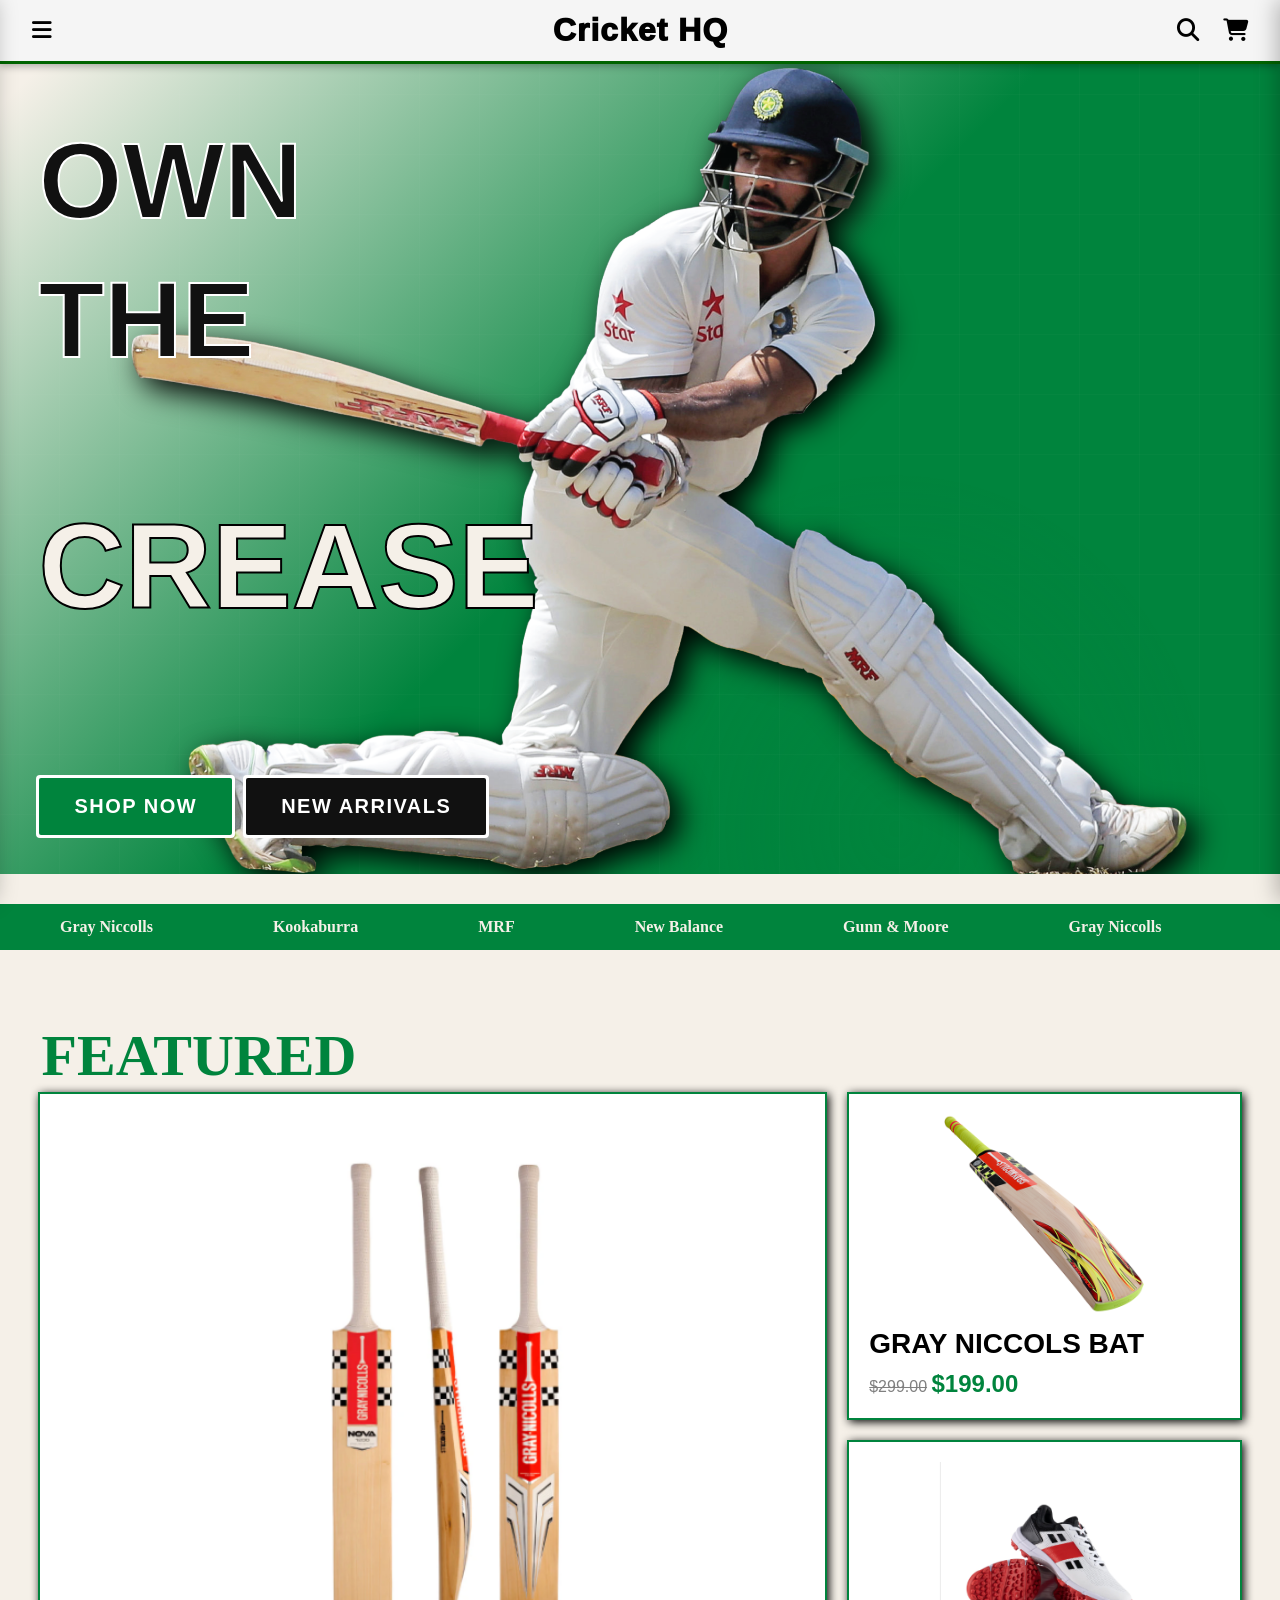
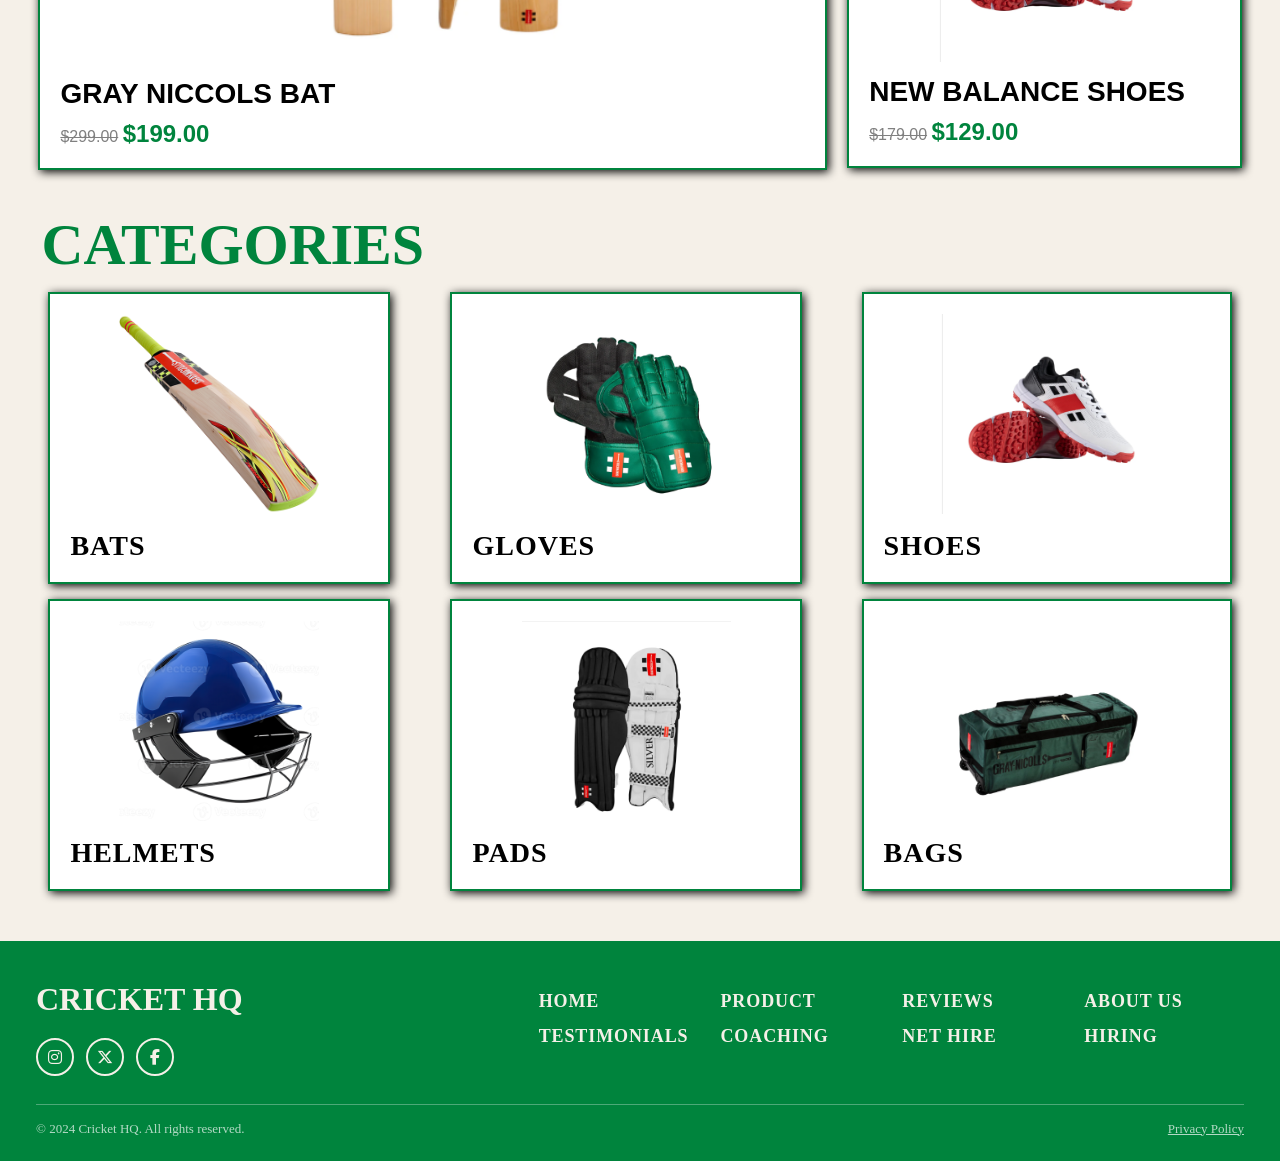
<file: index.html>
<!DOCTYPE html>
<html lang="en">

<head>
    <meta charset="UTF-8">
    <meta name="viewport" content="width=device-width, initial-scale=1.0">
    <title>Cricket HQ</title>
    <link rel="stylesheet" href="styles.css">
    <link rel="stylesheet" href="homepage.css">
    <link rel="stylesheet" href="animations.css">
    <link rel="stylesheet" href="https://cdnjs.cloudflare.com/ajax/libs/font-awesome/6.5.0/css/all.min.css">
</head>

<body>
    <nav class="navbar">
        <div class="navbar-logo">
            <button class="nav-btn" aria-label="Menu" onclick="openMenu()">
                <i class="fa-solid fa-bars"></i>
            </button>
        </div>
        <div class="navbar-title">Cricket HQ</div>
        <div class="navbar-actions">
            <button class="nav-btn" aria-label="Search">
                <i style="height:20x" class="fa-solid fa-magnifying-glass"></i>
            </button>
            <button class="nav-btn" aria-label="Cart" onclick="openCart()">
                <i class="fa-solid fa-cart-shopping"></i>
            </button>
        </div>
    </nav>
    <div class="cart-overlay" id="cartOverlay" onclick="closeCart()"></div>
    <div class="menu-overlay" id="menuOverlay" onclick="closeMenu()"></div>
    <div class="menu-panel" id="menuPanel">
        <div class="menu-header">
            <h2 class="menu-title">Menu</h2>
            <button class="menu-close-btn" onclick="closeMenu()"><i class="fa-solid fa-xmark"></i></button>
        </div>
        <ul class="menu-items" id="menuItems">
            <li><a class="menu-link" href="index.html">
                <i class="fa-solid fa-house"></i>
                <span>Home</span>
            </a></li>
            <li><a class="menu-link" href="product-categories.html">
                <i class="fa-solid fa-tag"></i>
                <span>Products</span>
            </a></li>
            <li><a class="menu-link" href="checkout.html">
                <i class="fa-solid fa-cart-shopping"></i>
                <span>Checkout</span>
            </a></li>
            <li><a class="menu-link">
                <i class="fa-solid fa-circle-info"></i>
                <span>Testimonials</span>
            </a></li>
            <li><a class="menu-link">
                <i class="fa-solid fa-circle-info"></i>
                <span>Coaching</span>
            </a></li>
            <li><a class="menu-link">
                <i class="fa-solid fa-circle-info"></i>
                <span>Net Hire</span>
            </a></li>
            <li><a class="menu-link">
                <i class="fa-solid fa-circle-info"></i>
                <span>About Us</span>
            </a></li>
        </ul>
    </div>

    <div class="cart-panel" id="cartPanel">
        <div class="cart-header">
            <h2 class="cart-title">My Cart</h2>
            <button class="cart-close-btn" onclick="closeCart()"><i class="fa-solid fa-xmark"></i></button>
        </div>
        <div class="cart-items" id="cartItems"></div>
        <div class="cart-footer" id="cartFooter" style="display:none;">
            <div class="cart-total-row">
                <span class="cart-total-label">Total</span>
                <span class="cart-total-value" id="cartTotal"></span>
            </div>
            <button class="btn btn-primary cart-checkout-btn"
                onclick="window.location.href='./checkout.html'">Checkout</button>
        </div>
    </div>
    <div class="hero-section">
        <img class="hero-img" src="./assets/pngimg.com - cricket_PNG133.png">
        <div class="hero-content">
            <div class="hero-text">
                <span class="hero-word">OWN</span>
                <span class="hero-word">THE</span>
                <span class="hero-word hero-word--green">CREASE</span>
            </div>
            <div class="hero-buttons">
                <button class="btn btn-primary" onclick="window.location.href='./product-categories.html'">SHOP NOW</button>
                <button class="btn btn-secondary">NEW ARRIVALS</button>
            </div>
        </div>
    </div>
    <section class="brands-banner">
        <div class="brands-track">
            <span class="brand-text">Gray Niccolls</span>
            <span class="brand-text">Kookaburra</span>
            <span class="brand-text">MRF</span>
            <span class="brand-text">New Balance</span>
            <span class="brand-text">Gunn &amp; Moore</span>
            <span class="brand-text">Gray Niccolls</span>
            <span class="brand-text">Kookaburra</span>
            <span class="brand-text">MRF</span>
            <span class="brand-text">New Balance</span>
            <span class="brand-text">Gunn &amp; Moore</span>
        </div>
    </section>

    <section class="featured">
        <h1 class="featured-title">FEATURED</h1>
        <div class="featured-grid">

            <a class="featured-card featured-card--large" href="./product_categories/bats.html">
                <div class="card-info">
                    <img src="./assets/cricbats.png">
                    <h3> GRAY NICCOLS BAT </h3>
                    <p><span class="old-price">$299.00</span> <span class="new-price">$199.00</span></p>
                </div>
            </a>
            <div class="featured-column">
                <a class="featured-card" href="./product_categories/bats.html">
                    <div class="card-info">
                        <img src="./assets/bat.png">
                        <h3> GRAY NICCOLS BAT </h3>
                        <p><span class="old-price">$299.00</span> <span class="new-price">$199.00</span></p>
                    </div>
                </a>
                <a class="featured-card" href="./product_categories/shoes.html">
                    <div class="card-info">
                        <img src="./assets/shoes.png">
                        <h3> NEW BALANCE SHOES </h3>
                        <p><span class="old-price">$179.00</span> <span class="new-price">$129.00</span></p>
                    </div>
                </a>
            </div>
        </div>
    </section>
    <section class="categories">
        <h1 class="featured-title">CATEGORIES</h1>
        <div class="categories-grid">
            <a class="category-card" href="./product_categories/bats.html">
                <img src="./assets/bat.png">
                <h3>BATS</h3>
            </a>
            <div class="category-card">
                <img src="./assets/gloves.png">
                <h3>GLOVES</h3>
            </div>
            <a class="category-card" href="./product_categories/shoes.html">
                <img src="./assets/shoes.png">
                <h3>SHOES</h3>
            </a>
            <div class=" category-card">
                <img src="./assets/helmet.png">
                <h3>HELMETS</h3>
            </div>
            <div class=" category-card">
                <img src="./assets/pads.png">
                <h3>PADS</h3>
            </div>
            <div class=" category-card">
                <img src="./assets/bag.png">
                <h3>BAGS</h3>
            </div>
        </div>
    </section>
    <footer class="footer">
        <div class="footer-main">
            <div class="footer-brand">
                <h3 class="footer-title">CRICKET HQ</h3>
                <ul class="footer-social">
                    <li><a href="#" class="social-icon" aria-label="Instagram"><i class="fa-brands fa-instagram"></i></a></li>
                    <li><a href="#" class="social-icon" aria-label="X"><i class="fa-brands fa-x-twitter"></i></a></li>
                    <li><a href="#" class="social-icon" aria-label="Facebook"><i class="fa-brands fa-facebook-f"></i></a></li>
                </ul>
            </div>
            <ul class="footer-link-container">
                <li><a class="footer-link" href="index.html">HOME</a></li>
                <li><a class="footer-link" href="product-categories.html">PRODUCT</a></li>
                <li><a class="footer-link">REVIEWS</a></li>
                <li><a class="footer-link">ABOUT US</a></li>
                <li><a class="footer-link">TESTIMONIALS</a></li>
                <li><a class="footer-link">COACHING</a></li>
                <li><a class="footer-link">NET HIRE</a></li>
                <li><a class="footer-link">HIRING</a></li>
            </ul>
        </div>
        <div class="footer-bottom">
            <span class="footer-copyright">&copy; 2024 Cricket HQ. All rights reserved.</span>
            <a href="#" class="footer-privacy">Privacy Policy</a>
        </div>
    </footer>
    <script src="cart.js"></script>
    <script src="menu.js"></script>
    <script src="homepage.js"></script>
</body>

</html>
</file>
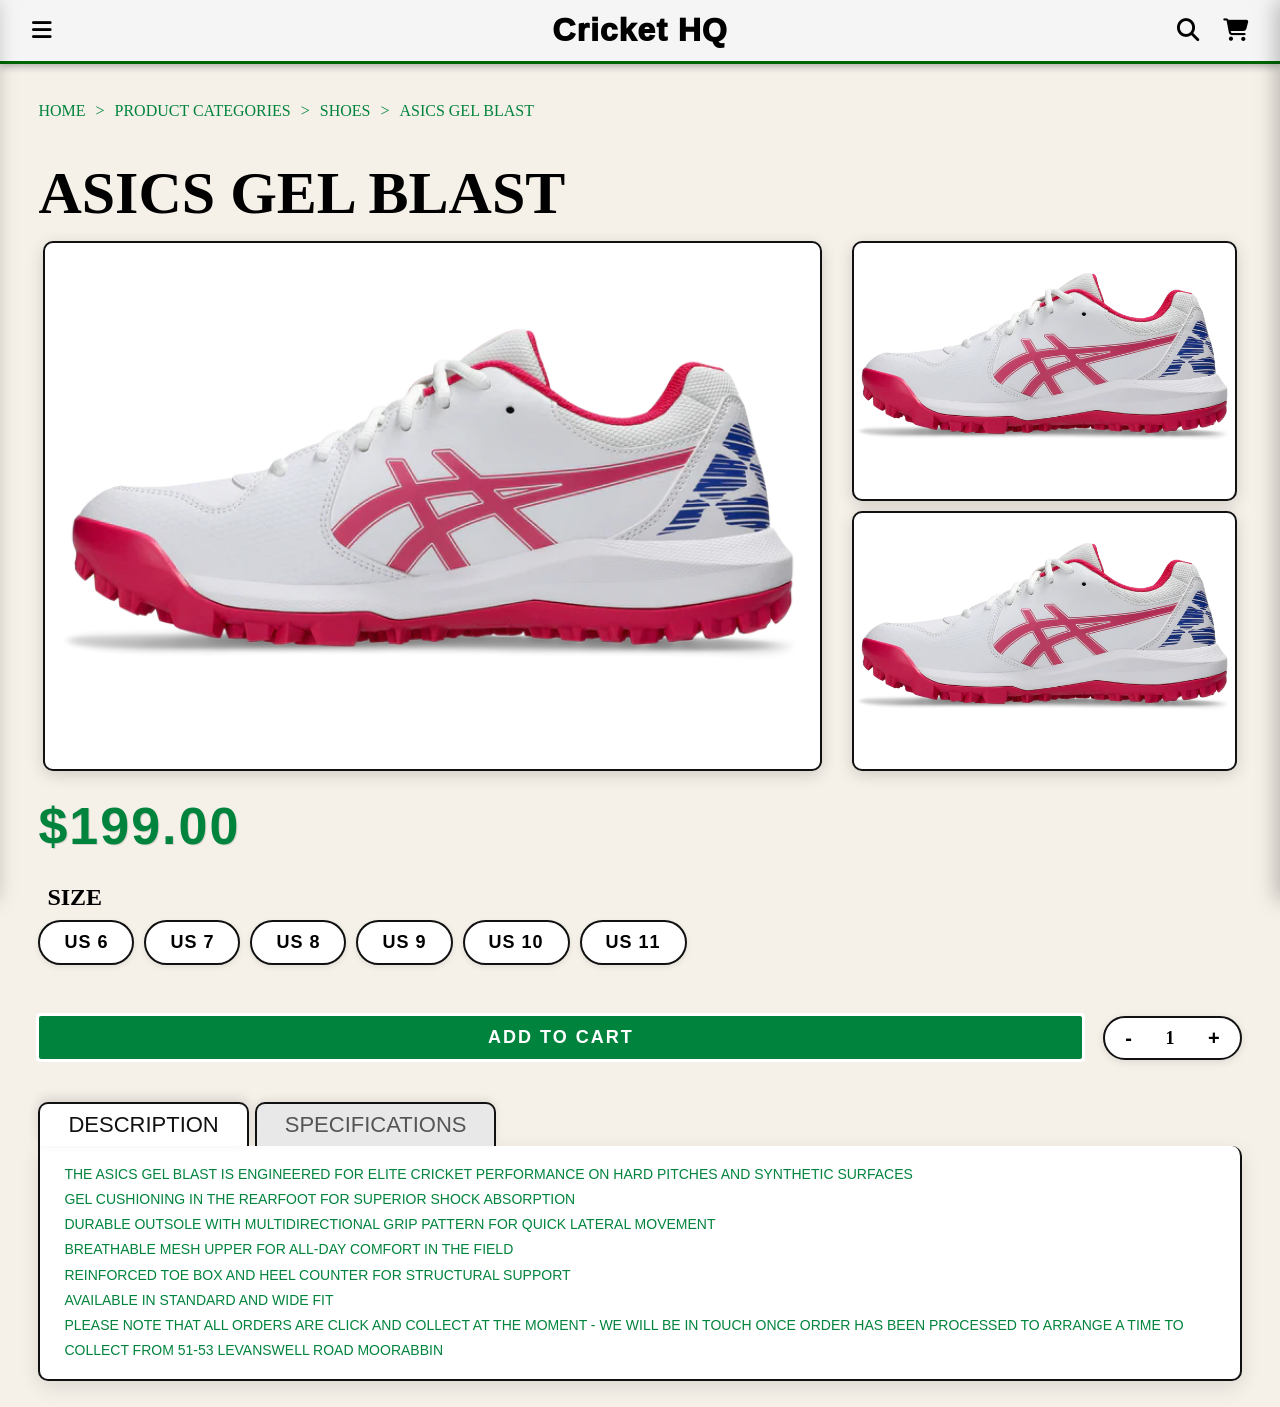
<file: asics-gel-blast.html>
<!DOCTYPE html>
<html lang="en">

<head>
    <meta charset="UTF-8">
    <meta name="viewport" content="width=device-width, initial-scale=1.0">
    <title>ASICS Gel Blast — Cricket HQ</title>
    <link rel="stylesheet" href="./styles.css">
    <link rel="stylesheet" href="./item-description.css">
    <link rel="stylesheet" href="https://cdnjs.cloudflare.com/ajax/libs/font-awesome/6.5.0/css/all.min.css">
</head>

<body>
    <nav class="navbar">
        <div class="navbar-logo">
            <button class="nav-btn" aria-label="Menu" onclick="openMenu()">
                <i class="fa-solid fa-bars"></i>
            </button>
        </div>
        <div class="navbar-title" onclick="window.location.href='./index.html'">Cricket HQ</div>
        <div class="navbar-actions">
            <button class="nav-btn" aria-label="Search">
                <i style="height:20x" class="fa-solid fa-magnifying-glass"></i>
            </button>
            <button class="nav-btn" aria-label="Cart" onclick="openCart()">
                <i class="fa-solid fa-cart-shopping"></i>
            </button>
        </div>
    </nav>
    <section class="breadcrumb">
        <div class="breadcrumb-nav">
            <a class="breadcrumb-link" href="./index.html">HOME</a>
            <a class="breadcrumb-link">></a>
            <a href="./product-categories.html" class="breadcrumb-link">PRODUCT CATEGORIES</a>
            <a class="breadcrumb-link">></a>
            <a href="./product_categories/shoes.html" class="breadcrumb-link">SHOES</a>
            <a class="breadcrumb-link">></a>
            <a class="breadcrumb-link">ASICS GEL BLAST</a>
        </div>
    </section>
    <div class="cart-overlay" id="cartOverlay" onclick="closeCart()"></div>
    <div class="cart-panel" id="cartPanel">
        <div class="cart-header">
            <h2 class="cart-title">My Cart</h2>
            <button class="cart-close-btn" onclick="closeCart()"><i class="fa-solid fa-xmark"></i></button>
        </div>
        <div class="cart-items" id="cartItems"></div>
        <div class="cart-footer" id="cartFooter" style="display:none;">
            <div class="cart-total-row">
                <span class="cart-total-label">Total</span>
                <span class="cart-total-value" id="cartTotal"></span>
            </div>
            <button class="btn btn-primary cart-checkout-btn"
                onclick="window.location.href='./checkout.html'">Checkout</button>
        </div>
    </div>
    <div class="menu-overlay" id="menuOverlay" onclick="closeMenu()"></div>
    <div class="menu-panel" id="menuPanel">
        <div class="menu-header">
            <h2 class="menu-title">Menu</h2>
            <button class="menu-close-btn" onclick="closeMenu()"><i class="fa-solid fa-xmark"></i></button>
        </div>
        <ul class="menu-items" id="menuItems">
            <li><a class="menu-link" href="./index.html"><i class="fa-solid fa-house"></i><span>Home</span></a></li>
            <li><a class="menu-link" href="./product-categories.html"><i
                    class="fa-solid fa-tag"></i><span>Products</span></a></li>
            <li><a class="menu-link" href="./checkout.html"><i
                    class="fa-solid fa-cart-shopping"></i><span>Checkout</span></a></li>
            <li><a class="menu-link" href="./index.html"><i class="fa-solid fa-circle-info"></i><span>Testimonials</span></a></li>
            <li><a class="menu-link" href="./index.html"><i class="fa-solid fa-circle-info"></i><span>Coaching</span></a></li>
            <li><a class="menu-link" href="./index.html"><i class="fa-solid fa-circle-info"></i><span>Net Hire</span></a></li>
            <li><a class="menu-link" href="./index.html"><i class="fa-solid fa-circle-info"></i><span>About Us</span></a></li>
        </ul>
    </div>
    <section class="item-header-section">
        <h1 class="featured-title">ASICS GEL BLAST</h1>
        <div class="item-grid">
            <div class="item-card-large">
                <div class="item-card">
                    <img src="./assets/asicsshoes1.webp">
                </div>
            </div>
            <div class="item-card-small">
                <div class="item-card">
                    <img src="./assets/asicsshoes1.webp">
                </div>
                <div class="item-card">
                    <img src="./assets/asicsshoes1.webp">
                </div>
            </div>
        </div>
        <span class="item-price">$199.00</span>
    </section>
    <section class="size-section">
        <h1>SIZE</h1>
        <div class="size-row">
            <button class="size-pill" onclick="selectSize(this)">US 6</button>
            <button class="size-pill" onclick="selectSize(this)">US 7</button>
            <button class="size-pill" onclick="selectSize(this)">US 8</button>
            <button class="size-pill" onclick="selectSize(this)">US 9</button>
            <button class="size-pill" onclick="selectSize(this)">US 10</button>
            <button class="size-pill" onclick="selectSize(this)">US 11</button>
        </div>
    </section>

    <section class="cart-buttons">
        <button class="btn btn-primary item-add-to-cart"
            onclick="addToCart('ASICS GEL BLAST', '$199.00', './assets/asicsshoes1.webp')">ADD TO CART</button>
        <div class="quantitySelector">
            <button class="reduceQty" onclick="reduceQty()">-</button>
            <p id="cart-qty">1</p>
            <button class="increaseQty" onclick="increaseQty()">+</button>
        </div>
    </section>

    <section class="item-tabs-section">
        <div class="item-tabs-header">
            <button class="item-tab item-tab--active" onclick="switchTab(this, 'tab-description')">DESCRIPTION</button>
            <button class="item-tab" onclick="switchTab(this, 'tab-specifications')">SPECIFICATIONS</button>
        </div>

        <div class="item-tab-body" id="tab-description">
            <p>THE ASICS GEL BLAST IS ENGINEERED FOR ELITE CRICKET PERFORMANCE ON HARD PITCHES AND SYNTHETIC SURFACES
            </p>
            <p>GEL CUSHIONING IN THE REARFOOT FOR SUPERIOR SHOCK ABSORPTION</p>
            <p>DURABLE OUTSOLE WITH MULTIDIRECTIONAL GRIP PATTERN FOR QUICK LATERAL MOVEMENT</p>
            <p>BREATHABLE MESH UPPER FOR ALL-DAY COMFORT IN THE FIELD</p>
            <p>REINFORCED TOE BOX AND HEEL COUNTER FOR STRUCTURAL SUPPORT</p>
            <p>AVAILABLE IN STANDARD AND WIDE FIT</p>
            <p>PLEASE NOTE THAT ALL ORDERS ARE CLICK AND COLLECT AT THE MOMENT - WE WILL BE IN TOUCH ONCE ORDER HAS BEEN
                PROCESSED TO ARRANGE A TIME TO COLLECT FROM 51-53 LEVANSWELL ROAD MOORABBIN</p>
        </div>

        <div class="item-tab-body item-tab-body--hidden" id="tab-specifications">
            <p>MESH UPPER</p>
            <p>GEL CUSHIONING SYSTEM</p>
            <p>RUBBER OUTSOLE</p>
            <p>REINFORCED TOE BOX</p>
            <p>TPU HEEL COUNTER</p>
            <p>BREATHABLE LINING</p>
            <p>EVA FOAM MIDSOLE</p>
            <p>MULTIDIRECTIONAL GRIP PATTERN</p>
        </div>
    </section>

    <script src="./cart.js"></script>
    <script src="./menu.js"></script>
    <script>
        function selectSize(btn) {
            document.querySelectorAll('.size-pill').forEach(p => p.classList.remove('size-pill--selected'));
            btn.classList.add('size-pill--selected');
        }

        function switchTab(btn, tabId) {
            document.querySelectorAll('.item-tab').forEach(t => t.classList.remove('item-tab--active'));
            document.querySelectorAll('.item-tab-body').forEach(p => p.classList.add('item-tab-body--hidden'));
            btn.classList.add('item-tab--active');
            document.getElementById(tabId).classList.remove('item-tab-body--hidden');
        }
    </script>
</body>

</html>
</file>
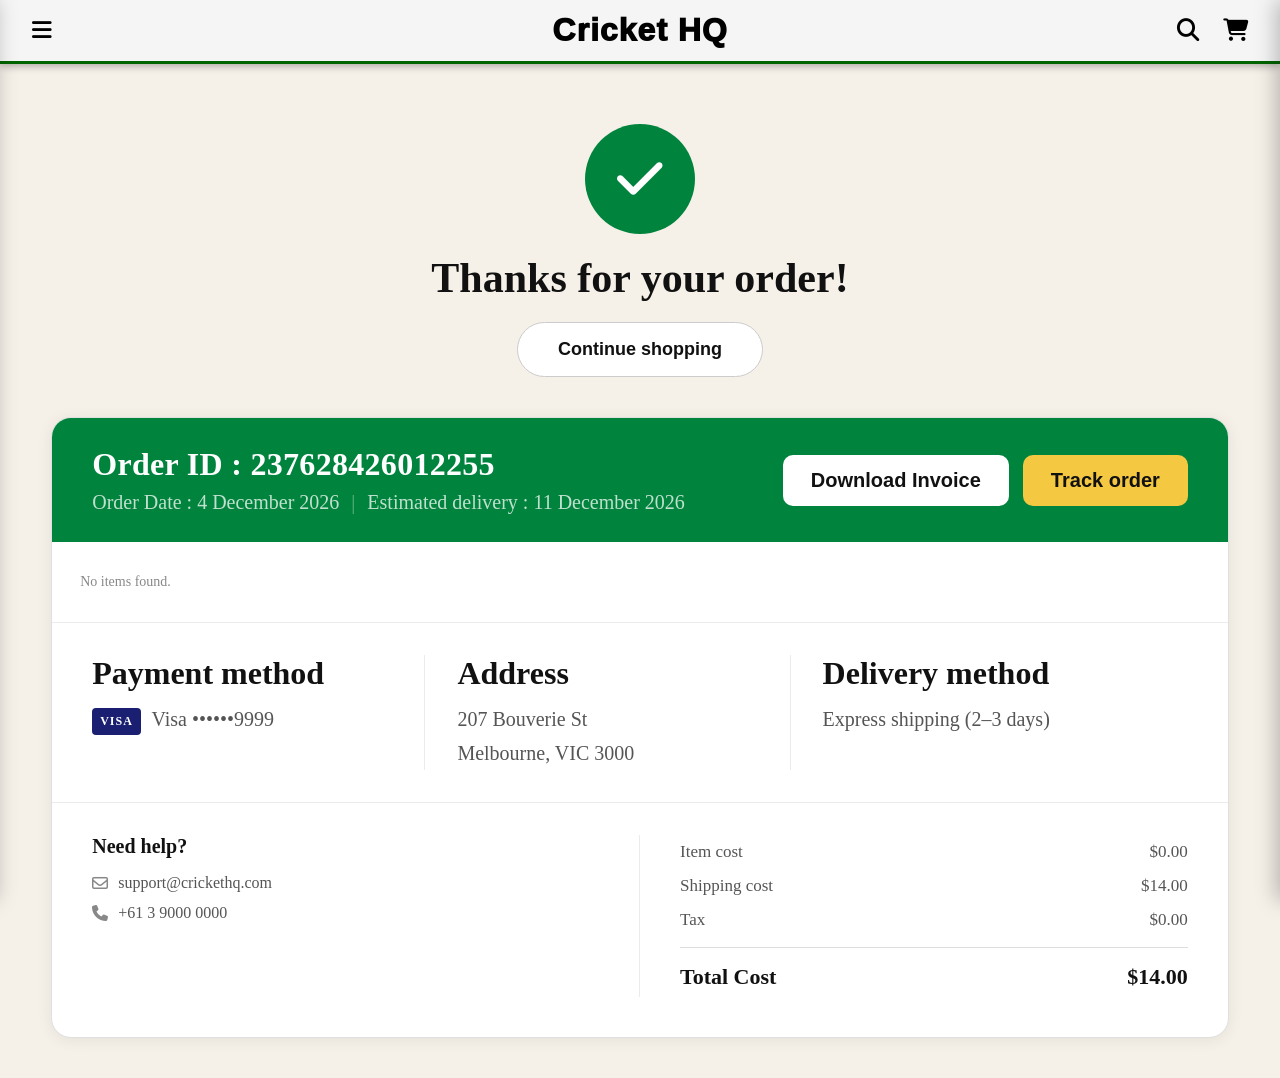
<file: checkout-confirmation.html>
<!DOCTYPE html>
<html lang="en">

<head>
    <meta charset="UTF-8">
    <meta name="viewport" content="width=device-width, initial-scale=1.0">
    <title>Order Confirmed — Cricket HQ</title>
    <link rel="stylesheet" href="./styles.css">
    <link rel="stylesheet" href="./checkout.css">
    <link rel="stylesheet" href="https://cdnjs.cloudflare.com/ajax/libs/font-awesome/6.5.0/css/all.min.css">
</head>

<body>
    <nav class="navbar">
        <div class="navbar-logo">
            <button class="nav-btn" aria-label="Menu" onclick="openMenu()">
                <i class="fa-solid fa-bars"></i>
            </button>
        </div>
        <div class="navbar-title" onclick="window.location.href='./index.html'">Cricket HQ</div>
        <div class="navbar-actions">
            <button class="nav-btn" aria-label="Search">
                <i class="fa-solid fa-magnifying-glass"></i>
            </button>
            <button class="nav-btn" aria-label="Cart" onclick="openCart()">
                <i class="fa-solid fa-cart-shopping"></i>
            </button>
        </div>
    </nav>

    <div class="cart-overlay" id="cartOverlay" onclick="closeCart()"></div>
    <div class="cart-panel" id="cartPanel">
        <div class="cart-header">
            <h2 class="cart-title">My Cart</h2>
            <button class="cart-close-btn" onclick="closeCart()"><i class="fa-solid fa-xmark"></i></button>
        </div>
        <div class="cart-items" id="cartItems"></div>
        <div class="cart-footer" id="cartFooter" style="display:none;">
            <div class="cart-total-row">
                <span class="cart-total-label">Total</span>
                <span class="cart-total-value" id="cartTotal"></span>
            </div>
            <button class="btn btn-primary cart-checkout-btn"
                onclick="window.location.href='./checkout.html'">Checkout</button>
        </div>
    </div>
    <div class="menu-overlay" id="menuOverlay" onclick="closeMenu()"></div>
    <div class="menu-panel" id="menuPanel">
        <div class="menu-header">
            <h2 class="menu-title">Menu</h2>
            <button class="menu-close-btn" onclick="closeMenu()"><i class="fa-solid fa-xmark"></i></button>
        </div>
        <ul class="menu-items" id="menuItems">
            <li><a class="menu-link" href="./index.html"><i class="fa-solid fa-house"></i><span>Home</span></a>
            </li>
            <li><a class="menu-link" href="./product-categories.html"><i
                        class="fa-solid fa-tag"></i><span>Products</span></a></li>
            <li><a class="menu-link" href="./checkout.html"><i
                        class="fa-solid fa-cart-shopping"></i><span>Checkout</span></a></li>
            <li><a class="menu-link" href="./index.html"><i
                        class="fa-solid fa-circle-info"></i><span>Testimonials</span></a></li>
            <li><a class="menu-link" href="./index.html"><i
                        class="fa-solid fa-circle-info"></i><span>Coaching</span></a></li>
            <li><a class="menu-link" href="./index.html"><i class="fa-solid fa-circle-info"></i><span>Net
                        Hire</span></a></li>
            <li><a class="menu-link" href="./index.html"><i class="fa-solid fa-circle-info"></i><span>About
                        Us</span></a></li>
        </ul>
    </div>

    <main class="confirmation-page">

        <!-- Success header -->
        <div class="confirmation-header">
            <div class="confirmation-badge">
                <i class="fa-solid fa-check"></i>
            </div>
            <h1 class="confirmation-title">Thanks for your order!</h1>
            <button class="continue-btn" onclick="window.location.href='./index.html'">Continue shopping</button>
        </div>

        <!-- Order card -->
        <div class="order-card">

            <!-- Green header: order ID + action buttons -->
            <div class="order-card-header">
                <div class="order-card-header-left">
                    <span class="order-id" id="orderId"></span>
                    <div class="order-dates">
                        <span id="orderDate"></span>
                        <span class="estimated" id="estimatedDelivery"></span>
                    </div>
                </div>
                <div class="order-card-header-actions">
                    <button class="btn-invoice">Download Invoice</button>
                    <button class="btn-track">Track order</button>
                </div>
            </div>

            <!-- Items -->
            <div class="order-items" id="confirmationItems"></div>

            <!-- Payment / Address / Delivery -->
            <div class="order-meta">
                <div class="order-meta-col">
                    <h4 class="order-meta-label">Payment method</h4>
                    <div class="order-meta-value">
                        <span class="visa-badge">VISA</span> Visa ••••••9999
                    </div>
                </div>
                <div class="order-meta-col">
                    <h4 class="order-meta-label">Address</h4>
                    <div class="order-meta-value">207 Bouverie St<br>Melbourne, VIC 3000</div>
                </div>
                <div class="order-meta-col">
                    <h4 class="order-meta-label">Delivery method</h4>
                    <div class="order-meta-value">Express shipping (2–3 days)</div>
                </div>
            </div>

            <!-- Help + cost breakdown -->
            <div class="order-footer">
                <div class="order-help">
                    <h3 class="order-help-title">Need help?</h3>
                    <div class="order-help-link">
                        <i class="fa-regular fa-envelope"></i> support@crickethq.com
                    </div>
                    <div class="order-help-link">
                        <i class="fa-solid fa-phone"></i> +61 3 9000 0000
                    </div>
                </div>
                <div class="order-costs">
                    <div class="cost-row">
                        <span>Item cost</span>
                        <span id="costItems"></span>
                    </div>
                    <div class="cost-row">
                        <span>Shipping cost</span>
                        <span>$14.00</span>
                    </div>
                    <div class="cost-row">
                        <span>Tax</span>
                        <span id="costTax"></span>
                    </div>
                    <div class="cost-row cost-row--total">
                        <span>Total Cost</span>
                        <span id="costTotal"></span>
                    </div>
                </div>
            </div>

        </div>
    </main>

    <script src="./cart.js"></script>
    <script src="./menu.js"></script>
    <script src="./checkout.js"></script>
</body>

</html>
</file>
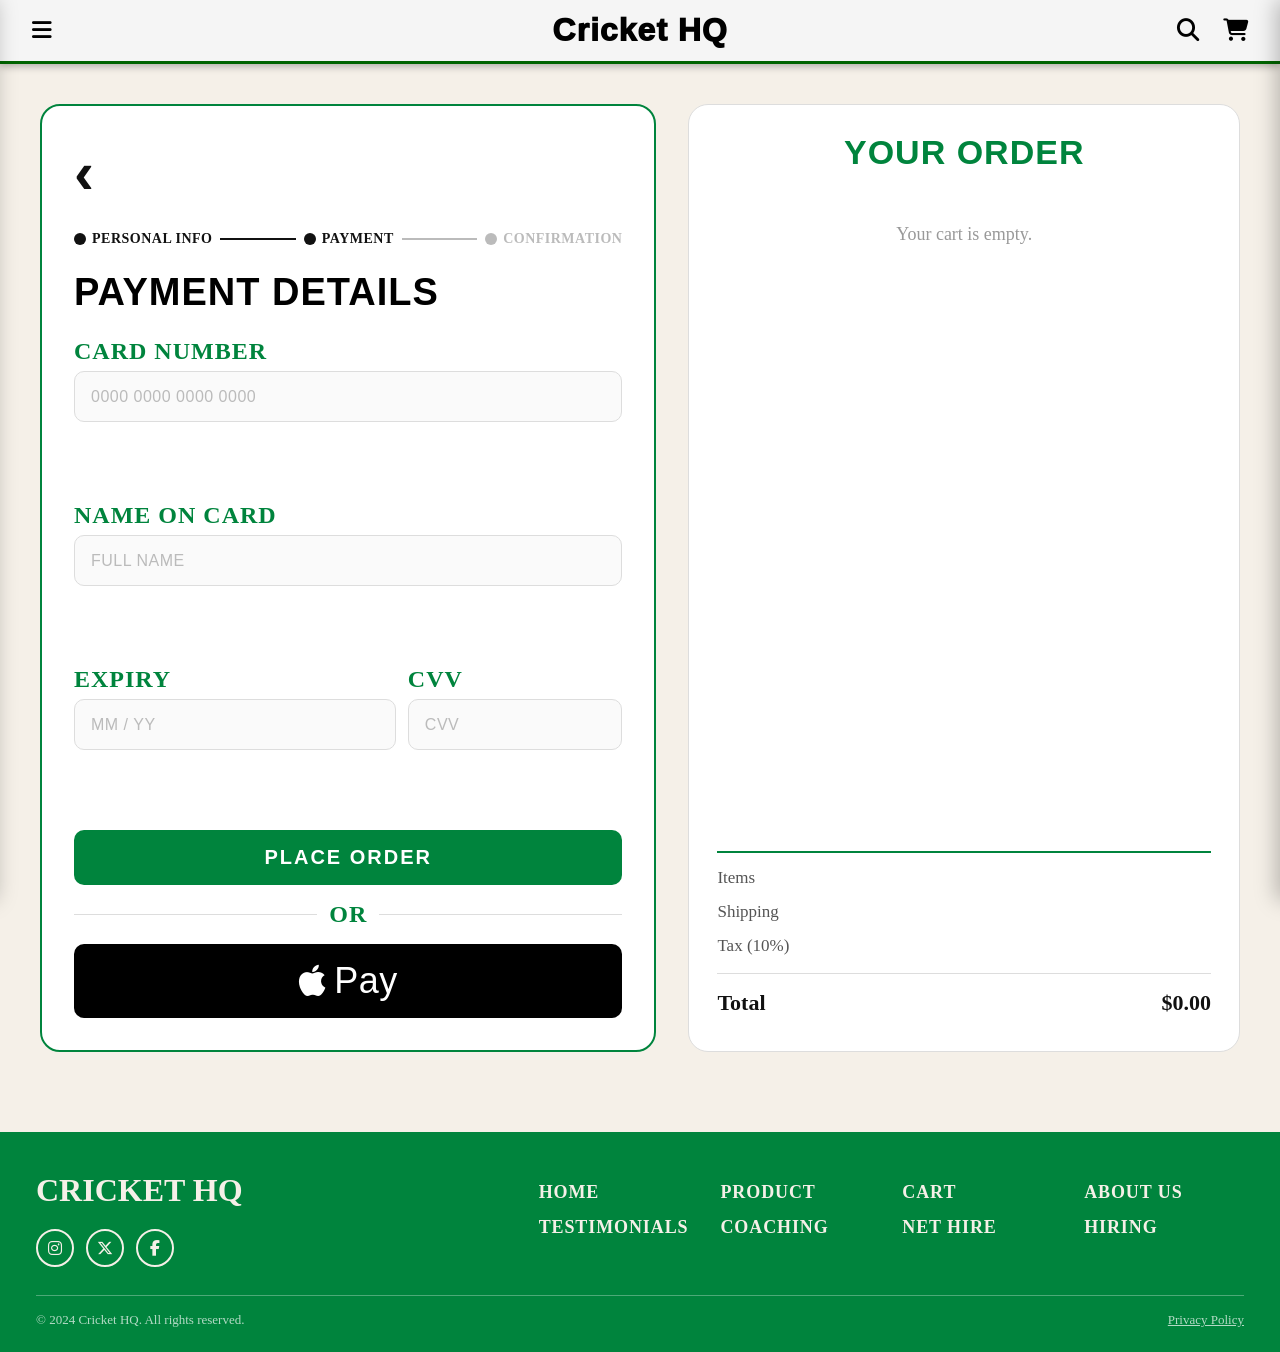
<file: checkout-payment.html>
<!DOCTYPE html>
<html lang="en">

<head>
    <meta charset="UTF-8">
    <meta name="viewport" content="width=device-width, initial-scale=1.0">
    <title>Payment — Cricket HQ</title>
    <link rel="stylesheet" href="./styles.css">
    <link rel="stylesheet" href="./checkout.css">
    <link rel="stylesheet" href="https://cdnjs.cloudflare.com/ajax/libs/font-awesome/6.5.0/css/all.min.css">
</head>

<body>
    <nav class="navbar">
        <div class="navbar-logo">
            <button class="nav-btn" aria-label="Menu" onclick="openMenu()">
                <i class="fa-solid fa-bars"></i>
            </button>
        </div>
        <div class="navbar-title" onclick="window.location.href='./index.html'">Cricket HQ</div>
        <div class="navbar-actions">
            <button class="nav-btn" aria-label="Search">
                <i class="fa-solid fa-magnifying-glass"></i>
            </button>
            <button class="nav-btn" aria-label="Cart" onclick="openCart()">
                <i class="fa-solid fa-cart-shopping"></i>
            </button>
        </div>
    </nav>

    <div class="cart-overlay" id="cartOverlay" onclick="closeCart()"></div>
    <div class="cart-panel" id="cartPanel">
        <div class="cart-header">
            <h2 class="cart-title">My Cart</h2>
            <button class="cart-close-btn" onclick="closeCart()"><i class="fa-solid fa-xmark"></i></button>
        </div>
        <div class="cart-items" id="cartItems"></div>
        <div class="cart-footer" id="cartFooter" style="display:none;">
            <div class="cart-total-row">
                <span class="cart-total-label">Total</span>
                <span class="cart-total-value" id="cartTotal"></span>
            </div>
            <button class="btn btn-primary cart-checkout-btn"
                onclick="window.location.href='./checkout.html'">Checkout</button>
        </div>
    </div>
    <div class="menu-overlay" id="menuOverlay" onclick="closeMenu()"></div>
    <div class="menu-panel" id="menuPanel">
        <div class="menu-header">
            <h2 class="menu-title">Menu</h2>
            <button class="menu-close-btn" onclick="closeMenu()"><i class="fa-solid fa-xmark"></i></button>
        </div>
        <ul class="menu-items" id="menuItems">
            <li><a class="menu-link" href="./index.html"><i class="fa-solid fa-house"></i><span>Home</span></a></li>
            <li><a class="menu-link" href="./product-categories.html"><i
                    class="fa-solid fa-tag"></i><span>Products</span></a></li>
            <li><a class="menu-link" href="./checkout.html"><i
                    class="fa-solid fa-cart-shopping"></i><span>Checkout</span></a></li>
            <li><a class="menu-link" href="./index.html"><i class="fa-solid fa-circle-info"></i><span>Testimonials</span></a></li>
            <li><a class="menu-link" href="./index.html"><i class="fa-solid fa-circle-info"></i><span>Coaching</span></a></li>
            <li><a class="menu-link" href="./index.html"><i class="fa-solid fa-circle-info"></i><span>Net Hire</span></a></li>
            <li><a class="menu-link" href="./index.html"><i class="fa-solid fa-circle-info"></i><span>About Us</span></a></li>
        </ul>
    </div>

    <main class="checkout-layout">

        <!-- Left: payment form -->
        <div class="checkout-form-card">
            <button class="checkout-back-btn" onclick="history.back()">&#8249;</button>

            <div class="checkout-stepper">
                <div class="stepper-step">
                    <div class="stepper-dot stepper-dot--active"></div>
                    <span class="stepper-label stepper-label--active">Personal Info</span>
                </div>
                <div class="stepper-line stepper-line--active"></div>
                <div class="stepper-step">
                    <div class="stepper-dot stepper-dot--active"></div>
                    <span class="stepper-label stepper-label--active">Payment</span>
                </div>
                <div class="stepper-line"></div>
                <div class="stepper-step">
                    <div class="stepper-dot"></div>
                    <span class="stepper-label">Confirmation</span>
                </div>
            </div>

            <h2 class="checkout-section-title">Payment Details</h2>

            <form class="checkout-form" onsubmit="return false;">
                <div class="form-field">
                    <label class="form-label">Card Number</label>
                    <input class="form-input" type="text" placeholder="0000 0000 0000 0000" maxlength="19">
                </div>
                <div class="form-field">
                    <label class="form-label">Name on Card</label>
                    <input class="form-input" type="text" placeholder="Full Name">
                </div>
                <div class="form-row">
                    <div class="form-field">
                        <label class="form-label">Expiry</label>
                        <input class="form-input" type="text" placeholder="MM / YY" maxlength="7">
                    </div>
                    <div class="form-field">
                        <label class="form-label">CVV</label>
                        <input class="form-input" type="text" placeholder="CVV" maxlength="4">
                    </div>
                </div>
                <div class="payment-actions">
                    <button class="checkout-next-btn" type="submit"
                        onclick="window.location.href='./checkout-confirmation.html'">PLACE ORDER</button>
                    <div class="pay-divider">
                        <span>OR</span>
                    </div>
                    <button class="apple-pay-btn" type="button">
                        <i class="fa-brands fa-apple"></i> Pay
                    </button>
                </div>
            </form>
        </div>

        <!-- Right: order summary -->
        <div class="checkout-order-card">
            <h2 class="checkout-order-title">Your Order</h2>
            <div class="order-items-list" id="checkoutItems"></div>
            <div class="checkout-cost-breakdown">
                <div class="cost-row">
                    <span>Items</span>
                    <span id="checkoutCostItems"></span>
                </div>
                <div class="cost-row">
                    <span>Shipping</span>
                    <span id="checkoutCostShipping"></span>
                </div>
                <div class="cost-row">
                    <span>Tax (10%)</span>
                    <span id="checkoutCostTax"></span>
                </div>
                <div class="cost-row cost-row--total">
                    <span>Total</span>
                    <span id="checkoutSubtotal"></span>
                </div>
            </div>
        </div>

    </main>
    <footer class="footer">
        <div class="footer-main">
            <div class="footer-brand">
                <h3 class="footer-title">CRICKET HQ</h3>
                <ul class="footer-social">
                    <li><a href="#" class="social-icon" aria-label="Instagram"><i class="fa-brands fa-instagram"></i></a></li>
                    <li><a href="#" class="social-icon" aria-label="X"><i class="fa-brands fa-x-twitter"></i></a></li>
                    <li><a href="#" class="social-icon" aria-label="Facebook"><i class="fa-brands fa-facebook-f"></i></a></li>
                </ul>
            </div>
            <ul class="footer-link-container">
                <li><a class="footer-link" href="index.html">HOME</a></li>
                <li><a class="footer-link" href="product-categories.html">PRODUCT</a></li>
                <li><a class="footer-link" href="checkout.html">CART</a></li>
                <li><a class="footer-link" href="about-us.html">ABOUT US</a></li>
                <li><a class="footer-link">TESTIMONIALS</a></li>
                <li><a class="footer-link">COACHING</a></li>
                <li><a class="footer-link">NET HIRE</a></li>
                <li><a class="footer-link">HIRING</a></li>
            </ul>
        </div>
        <div class="footer-bottom">
            <span class="footer-copyright">&copy; 2024 Cricket HQ. All rights reserved.</span>
            <a href="#" class="footer-privacy">Privacy Policy</a>
        </div>
    </footer>

    <script src="./cart.js"></script>
    <script src="./menu.js"></script>
    <script src="./checkout.js"></script>
</body>

</html>
</file>
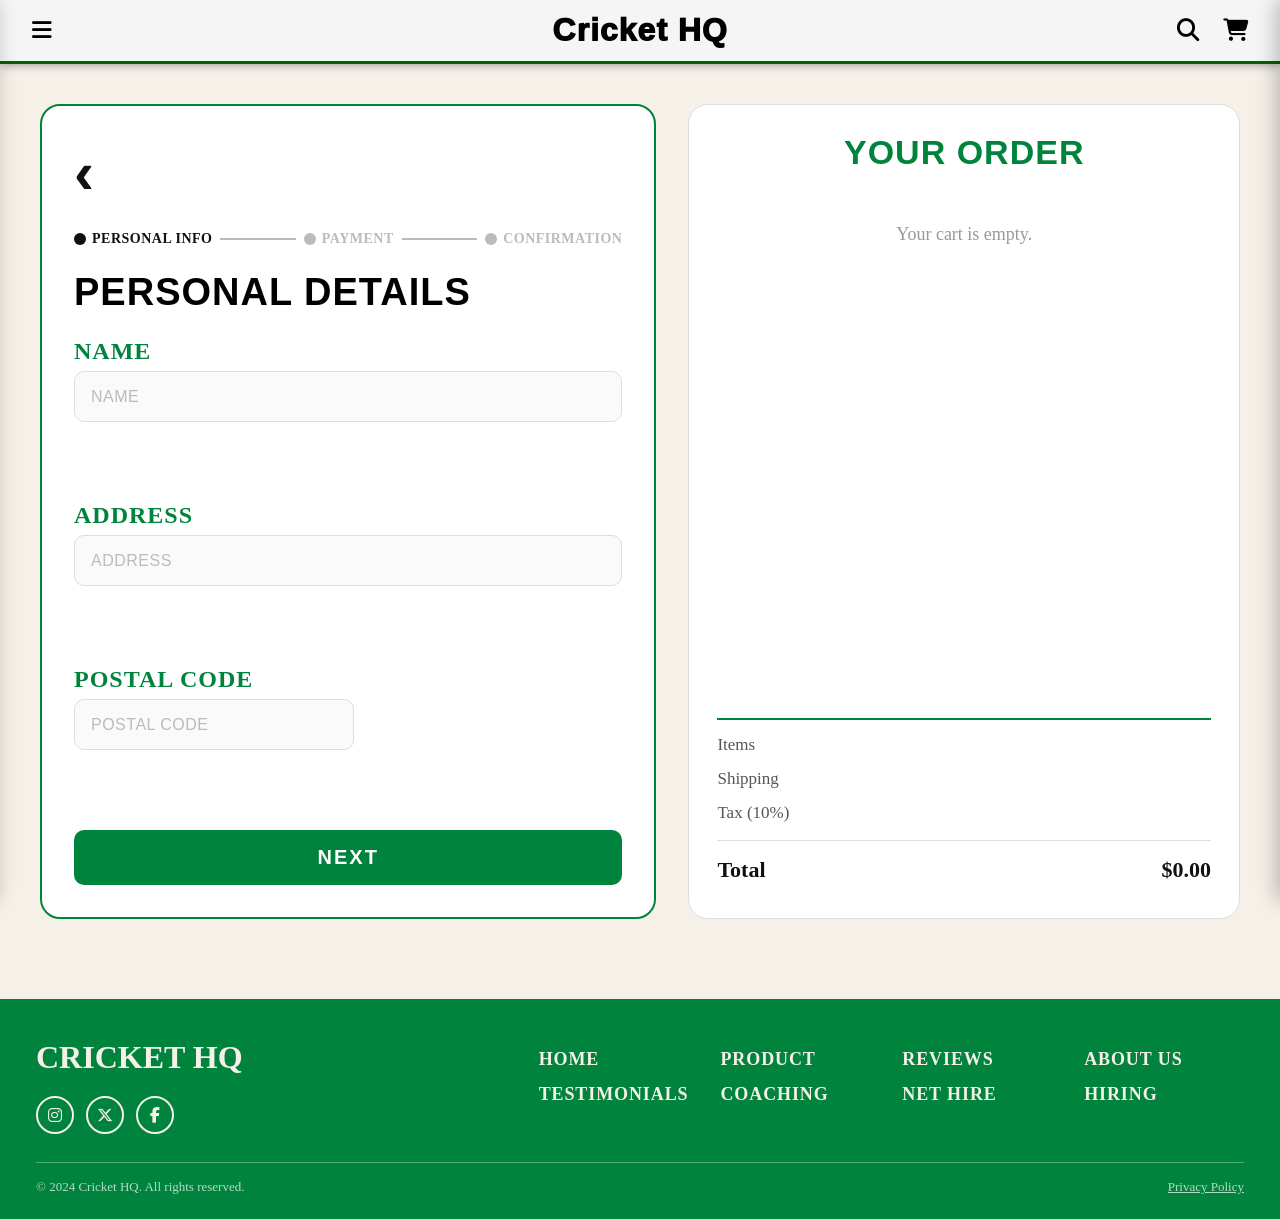
<file: checkout.html>
<!DOCTYPE html>
<html lang="en">

<head>
    <meta charset="UTF-8">
    <meta name="viewport" content="width=device-width, initial-scale=1.0">
    <title>Checkout — Cricket HQ</title>
    <link rel="stylesheet" href="./styles.css">
    <link rel="stylesheet" href="./checkout.css">
    <link rel="stylesheet" href="https://cdnjs.cloudflare.com/ajax/libs/font-awesome/6.5.0/css/all.min.css">
</head>

<body>
    <nav class="navbar">
        <div class="navbar-logo">
            <button class="nav-btn" aria-label="Menu" onclick="openMenu()">
                <i class="fa-solid fa-bars"></i>
            </button>
        </div>
        <div class="navbar-title" onclick="window.location.href='./index.html'">Cricket HQ</div>
        <div class="navbar-actions">
            <button class="nav-btn" aria-label="Search">
                <i class="fa-solid fa-magnifying-glass"></i>
            </button>
            <button class="nav-btn" aria-label="Cart" onclick="openCart()">
                <i class="fa-solid fa-cart-shopping"></i>
            </button>
        </div>
    </nav>

    <div class="cart-overlay" id="cartOverlay" onclick="closeCart()"></div>
    <div class="cart-panel" id="cartPanel">
        <div class="cart-header">
            <h2 class="cart-title">My Cart</h2>
            <button class="cart-close-btn" onclick="closeCart()"><i class="fa-solid fa-xmark"></i></button>
        </div>
        <div class="cart-items" id="cartItems"></div>
        <div class="cart-footer" id="cartFooter" style="display:none;">
            <div class="cart-total-row">
                <span class="cart-total-label">Total</span>
                <span class="cart-total-value" id="cartTotal"></span>
            </div>
            <button class="btn btn-primary cart-checkout-btn"
                onclick="window.location.href='./checkout.html'">Checkout</button>
        </div>
    </div>
    <div class="menu-overlay" id="menuOverlay" onclick="closeMenu()"></div>
    <div class="menu-panel" id="menuPanel">
        <div class="menu-header">
            <h2 class="menu-title">Menu</h2>
            <button class="menu-close-btn" onclick="closeMenu()"><i class="fa-solid fa-xmark"></i></button>
        </div>
        <ul class="menu-items" id="menuItems">
            <li><a class="menu-link" href="./index.html"><i class="fa-solid fa-house"></i><span>Home</span></a></li>
            <li><a class="menu-link" href="./product-categories.html"><i
                    class="fa-solid fa-tag"></i><span>Products</span></a></li>
            <li><a class="menu-link" href="./checkout.html"><i
                    class="fa-solid fa-cart-shopping"></i><span>Checkout</span></a></li>
            <li><a class="menu-link" href="./index.html"><i class="fa-solid fa-circle-info"></i><span>Testimonials</span></a></li>
            <li><a class="menu-link" href="./index.html"><i class="fa-solid fa-circle-info"></i><span>Coaching</span></a></li>
            <li><a class="menu-link" href="./index.html"><i class="fa-solid fa-circle-info"></i><span>Net Hire</span></a></li>
            <li><a class="menu-link" href="./index.html"><i class="fa-solid fa-circle-info"></i><span>About Us</span></a></li>
        </ul>
    </div>

    <main class="checkout-layout">

        <!-- Left: personal details form -->
        <div class="checkout-form-card">
            <button class="checkout-back-btn" onclick="history.back()">&#8249;</button>

            <div class="checkout-stepper">
                <div class="stepper-step">
                    <div class="stepper-dot stepper-dot--active"></div>
                    <span class="stepper-label stepper-label--active">Personal Info</span>
                </div>
                <div class="stepper-line"></div>
                <div class="stepper-step">
                    <div class="stepper-dot"></div>
                    <span class="stepper-label">Payment</span>
                </div>
                <div class="stepper-line"></div>
                <div class="stepper-step">
                    <div class="stepper-dot"></div>
                    <span class="stepper-label">Confirmation</span>
                </div>
            </div>

            <h2 class="checkout-section-title">Personal Details</h2>

            <form class="checkout-form" onsubmit="return false;">
                <div class="form-field">
                    <label class="form-label">Name</label>
                    <input class="form-input" type="text" placeholder="Name">
                </div>
                <div class="form-field">
                    <label class="form-label">Address</label>
                    <input class="form-input" type="text" placeholder="Address">
                </div>
                <div class="form-field">
                    <label class="form-label">Postal Code</label>
                    <input class="form-input form-input--short" type="text" placeholder="Postal Code">
                </div>
                <button class="checkout-next-btn" type="submit"
                    onclick="validateCheckout()">NEXT</button>
            </form>
        </div>

        <!-- Right: order summary -->
        <div class="checkout-order-card">
            <div class="mobile-order-header">
                <span class="mobile-order-count" id="checkoutItemCount"></span>
                <a class="mobile-order-edit">Edit</a>
            </div>
            <h2 class="checkout-order-title">Your Order</h2>
            <div class="order-items-list" id="checkoutItems"></div>
            <div class="checkout-cost-breakdown">
                <div class="cost-row">
                    <span>Items</span>
                    <span id="checkoutCostItems"></span>
                </div>
                <div class="cost-row">
                    <span>Shipping</span>
                    <span id="checkoutCostShipping"></span>
                </div>
                <div class="cost-row">
                    <span>Tax (10%)</span>
                    <span id="checkoutCostTax"></span>
                </div>
                <div class="cost-row cost-row--total">
                    <span>Total</span>
                    <span id="checkoutSubtotal"></span>
                </div>
            </div>
        </div>

    </main>
    <footer class="footer">
        <div class="footer-main">
            <div class="footer-brand">
                <h3 class="footer-title">CRICKET HQ</h3>
                <ul class="footer-social">
                    <li><a href="#" class="social-icon" aria-label="Instagram"><i class="fa-brands fa-instagram"></i></a></li>
                    <li><a href="#" class="social-icon" aria-label="X"><i class="fa-brands fa-x-twitter"></i></a></li>
                    <li><a href="#" class="social-icon" aria-label="Facebook"><i class="fa-brands fa-facebook-f"></i></a></li>
                </ul>
            </div>
            <ul class="footer-link-container">
                <li><a class="footer-link" href="index.html">HOME</a></li>
                <li><a class="footer-link" href="product-categories.html">PRODUCT</a></li>
                <li><a class="footer-link">REVIEWS</a></li>
                <li><a class="footer-link">ABOUT US</a></li>
                <li><a class="footer-link">TESTIMONIALS</a></li>
                <li><a class="footer-link">COACHING</a></li>
                <li><a class="footer-link">NET HIRE</a></li>
                <li><a class="footer-link">HIRING</a></li>
            </ul>
        </div>
        <div class="footer-bottom">
            <span class="footer-copyright">&copy; 2024 Cricket HQ. All rights reserved.</span>
            <a href="#" class="footer-privacy">Privacy Policy</a>
        </div>
    </footer>

    <script src="./cart.js"></script>
    <script src="./menu.js"></script>
    <script src="./checkout.js"></script>
</body>

</html>
</file>
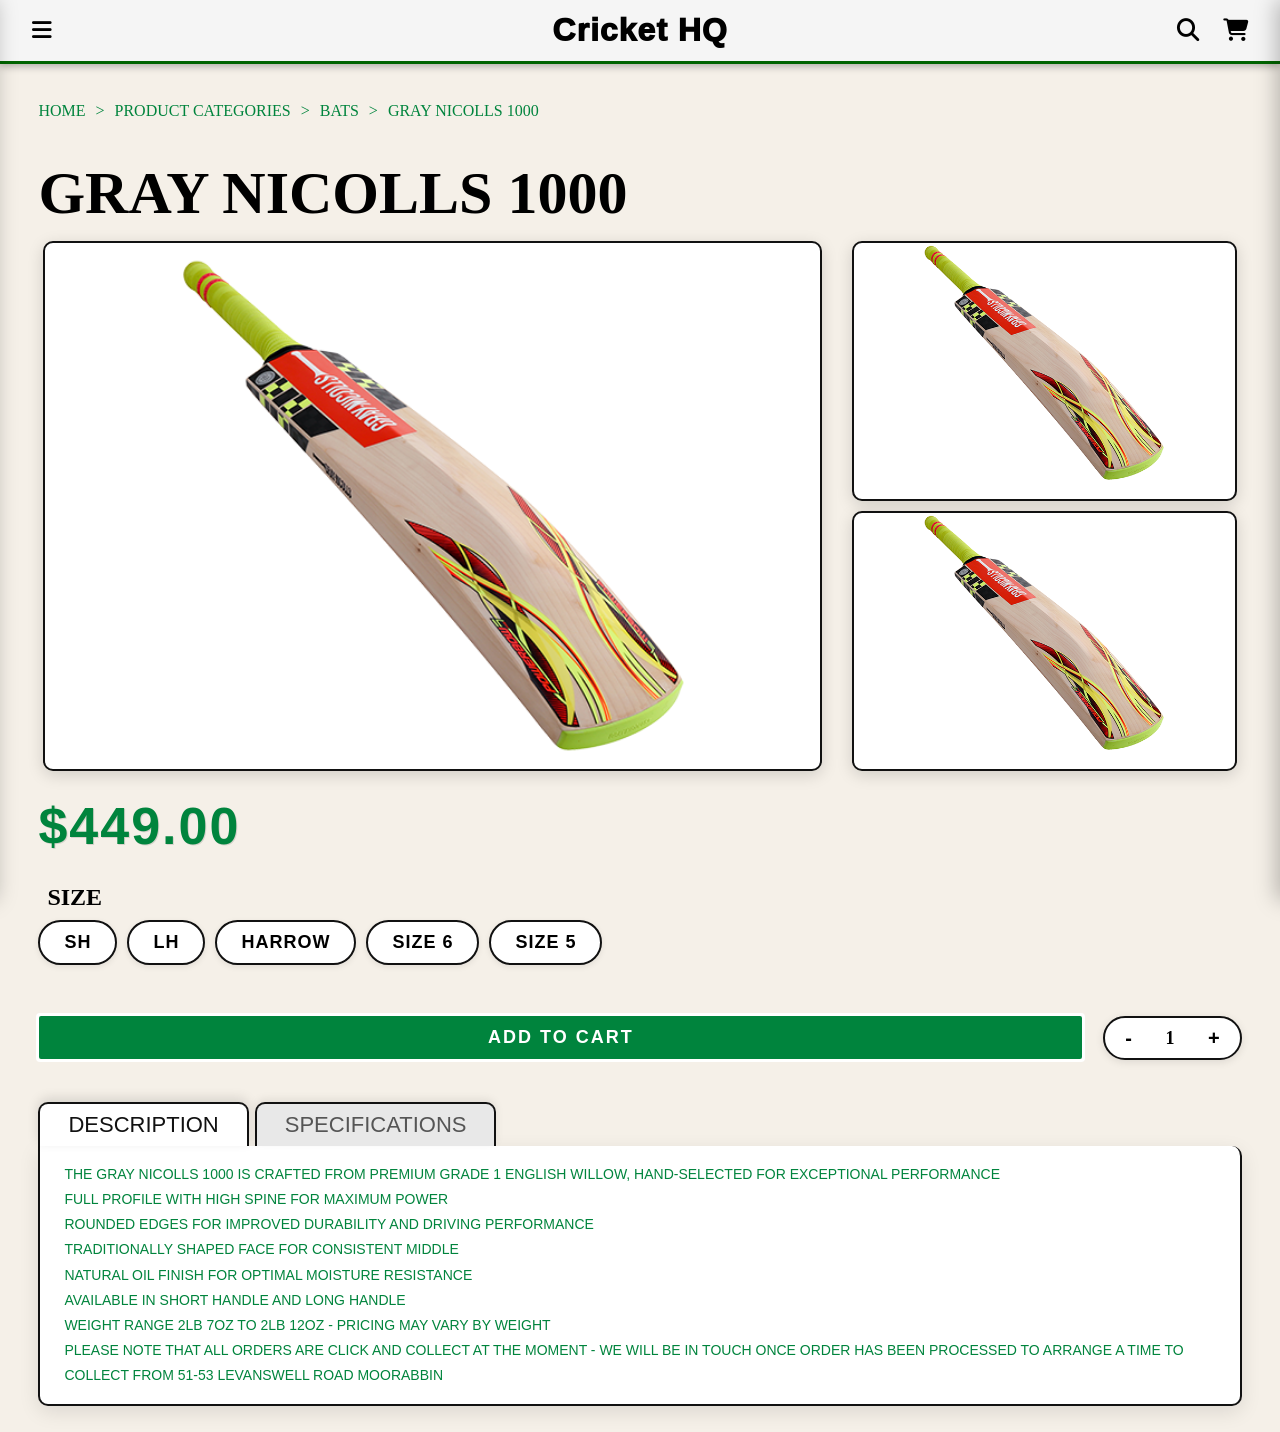
<file: gray-niccols-1000.html>
<!DOCTYPE html>
<html lang="en">

<head>
    <meta charset="UTF-8">
    <meta name="viewport" content="width=device-width, initial-scale=1.0">
    <title>Gray Nicolls 1000 — Cricket HQ</title>
    <link rel="stylesheet" href="./styles.css">
    <link rel="stylesheet" href="./item-description.css">
    <link rel="stylesheet" href="https://cdnjs.cloudflare.com/ajax/libs/font-awesome/6.5.0/css/all.min.css">
</head>

<body>
    <nav class="navbar">
        <div class="navbar-logo">
            <button class="nav-btn" aria-label="Menu" onclick="openMenu()">
                <i class="fa-solid fa-bars"></i>
            </button>
        </div>
        <div class="navbar-title" onclick="window.location.href='./index.html'">Cricket HQ</div>
        <div class="navbar-actions">
            <button class="nav-btn" aria-label="Search">
                <i style="height:20x" class="fa-solid fa-magnifying-glass"></i>
            </button>
            <button class="nav-btn" aria-label="Cart" onclick="openCart()">
                <i class="fa-solid fa-cart-shopping"></i>
            </button>
        </div>
    </nav>
    <section class="breadcrumb">
        <div class="breadcrumb-nav">
            <a class="breadcrumb-link" href="./index.html">HOME</a>
            <a class="breadcrumb-link">></a>
            <a href="./product-categories.html" class="breadcrumb-link">PRODUCT CATEGORIES</a>
            <a class="breadcrumb-link">></a>
            <a href="./product_categories/bats.html" class="breadcrumb-link">BATS</a>
            <a class="breadcrumb-link">></a>
            <a class="breadcrumb-link">GRAY NICOLLS 1000</a>
        </div>
    </section>
    <div class="cart-overlay" id="cartOverlay" onclick="closeCart()"></div>
    <div class="cart-panel" id="cartPanel">
        <div class="cart-header">
            <h2 class="cart-title">My Cart</h2>
            <button class="cart-close-btn" onclick="closeCart()"><i class="fa-solid fa-xmark"></i></button>
        </div>
        <div class="cart-items" id="cartItems"></div>
        <div class="cart-footer" id="cartFooter" style="display:none;">
            <div class="cart-total-row">
                <span class="cart-total-label">Total</span>
                <span class="cart-total-value" id="cartTotal"></span>
            </div>
            <button class="btn btn-primary cart-checkout-btn"
                onclick="window.location.href='./checkout.html'">Checkout</button>
        </div>
    </div>
    <div class="menu-overlay" id="menuOverlay" onclick="closeMenu()"></div>
    <div class="menu-panel" id="menuPanel">
        <div class="menu-header">
            <h2 class="menu-title">Menu</h2>
            <button class="menu-close-btn" onclick="closeMenu()"><i class="fa-solid fa-xmark"></i></button>
        </div>
        <ul class="menu-items" id="menuItems">
            <li><a class="menu-link" href="./index.html"><i class="fa-solid fa-house"></i><span>Home</span></a></li>
            <li><a class="menu-link" href="./product-categories.html"><i
                    class="fa-solid fa-tag"></i><span>Products</span></a></li>
            <li><a class="menu-link" href="./checkout.html"><i
                    class="fa-solid fa-cart-shopping"></i><span>Checkout</span></a></li>
            <li><a class="menu-link" href="./index.html"><i class="fa-solid fa-circle-info"></i><span>Testimonials</span></a></li>
            <li><a class="menu-link" href="./index.html"><i class="fa-solid fa-circle-info"></i><span>Coaching</span></a></li>
            <li><a class="menu-link" href="./index.html"><i class="fa-solid fa-circle-info"></i><span>Net Hire</span></a></li>
            <li><a class="menu-link" href="./index.html"><i class="fa-solid fa-circle-info"></i><span>About Us</span></a></li>
        </ul>
    </div>
    <section class="item-header-section">
        <h1 class="featured-title">GRAY NICOLLS 1000</h1>
        <div class="item-grid">
            <div class="item-card-large">
                <div class="item-card">
                    <img src="./assets/bat.png">
                </div>
            </div>
            <div class="item-card-small">
                <div class="item-card">
                    <img src="./assets/bat.png">
                </div>
                <div class="item-card">
                    <img src="./assets/bat.png">
                </div>
            </div>
        </div>
        <span class="item-price">$449.00</span>
    </section>
    <section class="size-section">
        <h1>SIZE</h1>
        <div class="size-row">
            <button class="size-pill" onclick="selectSize(this)">SH</button>
            <button class="size-pill" onclick="selectSize(this)">LH</button>
            <button class="size-pill" onclick="selectSize(this)">HARROW</button>
            <button class="size-pill" onclick="selectSize(this)">SIZE 6</button>
            <button class="size-pill" onclick="selectSize(this)">SIZE 5</button>
        </div>
    </section>

    <section class="cart-buttons">
        <button class="btn btn-primary item-add-to-cart"
            onclick="addToCart('GRAY NICOLLS 1000', '$449.00', './assets/bat.png')">ADD TO CART</button>
        <div class="quantitySelector">
            <button class="reduceQty" onclick="reduceQty()">-</button>
            <p id="cart-qty">1</p>
            <button class="increaseQty" onclick="increaseQty()">+</button>
        </div>
    </section>

    <section class="item-tabs-section">
        <div class="item-tabs-header">
            <button class="item-tab item-tab--active" onclick="switchTab(this, 'tab-description')">DESCRIPTION</button>
            <button class="item-tab" onclick="switchTab(this, 'tab-specifications')">SPECIFICATIONS</button>
        </div>

        <div class="item-tab-body" id="tab-description">
            <p>THE GRAY NICOLLS 1000 IS CRAFTED FROM PREMIUM GRADE 1 ENGLISH WILLOW, HAND-SELECTED FOR EXCEPTIONAL
                PERFORMANCE</p>
            <p>FULL PROFILE WITH HIGH SPINE FOR MAXIMUM POWER</p>
            <p>ROUNDED EDGES FOR IMPROVED DURABILITY AND DRIVING PERFORMANCE</p>
            <p>TRADITIONALLY SHAPED FACE FOR CONSISTENT MIDDLE</p>
            <p>NATURAL OIL FINISH FOR OPTIMAL MOISTURE RESISTANCE</p>
            <p>AVAILABLE IN SHORT HANDLE AND LONG HANDLE</p>
            <p>WEIGHT RANGE 2LB 7OZ TO 2LB 12OZ - PRICING MAY VARY BY WEIGHT</p>
            <p>PLEASE NOTE THAT ALL ORDERS ARE CLICK AND COLLECT AT THE MOMENT - WE WILL BE IN TOUCH ONCE ORDER HAS BEEN
                PROCESSED TO ARRANGE A TIME TO COLLECT FROM 51-53 LEVANSWELL ROAD MOORABBIN</p>
        </div>

        <div class="item-tab-body item-tab-body--hidden" id="tab-specifications">
            <p>GRADE 1 ENGLISH WILLOW</p>
            <p>FULL PROFILE BLADE</p>
            <p>HIGH SPINE</p>
            <p>ROUNDED EDGES</p>
            <p>TRADITIONAL SHAPE</p>
            <p>NATURAL OIL FINISH</p>
            <p>SARAWAK CANE HANDLE</p>
            <p>RUBBER GRIP INCLUDED</p>
        </div>
    </section>

    <script src="./cart.js"></script>
    <script src="./menu.js"></script>
    <script>
        function selectSize(btn) {
            document.querySelectorAll('.size-pill').forEach(p => p.classList.remove('size-pill--selected'));
            btn.classList.add('size-pill--selected');
        }

        function switchTab(btn, tabId) {
            document.querySelectorAll('.item-tab').forEach(t => t.classList.remove('item-tab--active'));
            document.querySelectorAll('.item-tab-body').forEach(p => p.classList.add('item-tab-body--hidden'));
            btn.classList.add('item-tab--active');
            document.getElementById(tabId).classList.remove('item-tab-body--hidden');
        }
    </script>
</body>

</html>
</file>
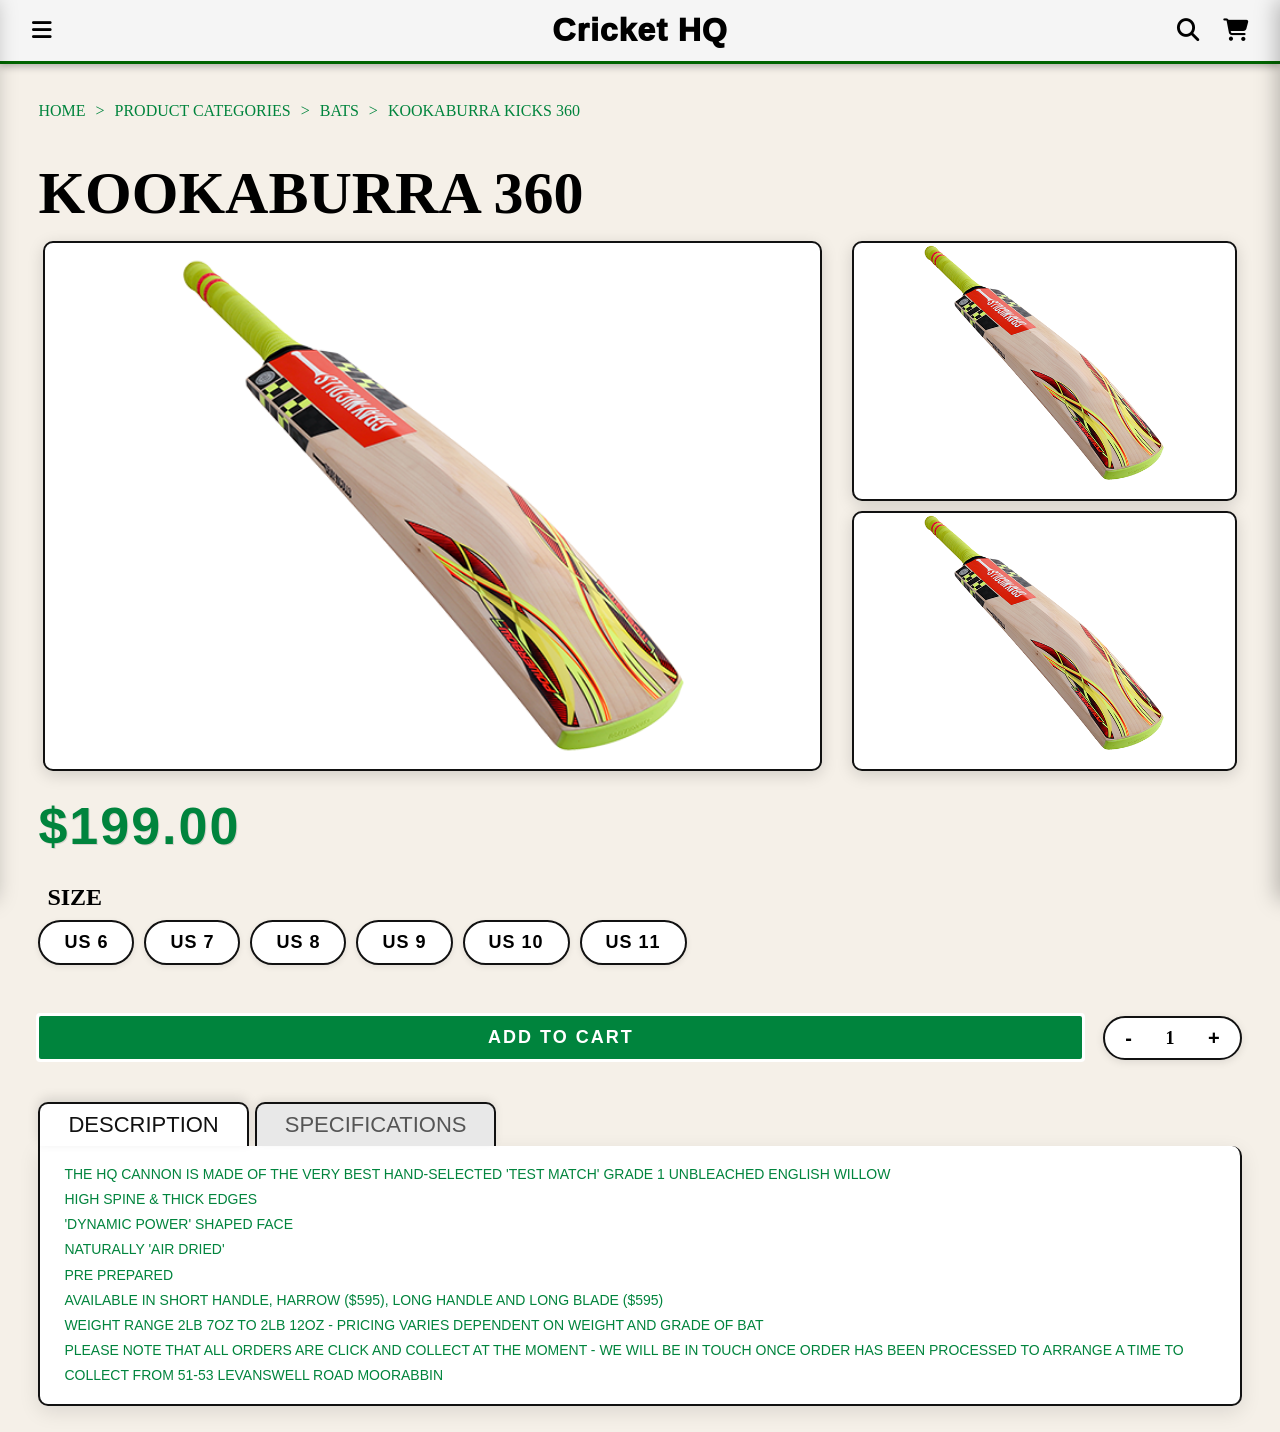
<file: item-description.html>
<!DOCTYPE html>
<html lang="en">

<head>
    <meta charset="UTF-8">
    <meta name="viewport" content="width=device-width, initial-scale=1.0">
    <title>Item Description</title>
    <link rel="stylesheet" href="./styles.css">
    <link rel="stylesheet" href="./item-description.css">
    <link rel="stylesheet" href="https://cdnjs.cloudflare.com/ajax/libs/font-awesome/6.5.0/css/all.min.css">
</head>

<body>
    <nav class="navbar">
        <div class="navbar-logo">
            <button class="nav-btn" aria-label="Menu" onclick="openMenu()">
                <i class="fa-solid fa-bars"></i>
            </button>
        </div>
        <div class="navbar-title" onclick="window.location.href='./index.html'">Cricket HQ</div>
        <div class="navbar-actions">
            <button class="nav-btn" aria-label="Search">
                <i style="height:20x" class="fa-solid fa-magnifying-glass"></i>
            </button>
            <button class="nav-btn" aria-label="Cart" onclick="openCart()">
                <i class="fa-solid fa-cart-shopping"></i>
            </button>
        </div>
    </nav>
    <section class="breadcrumb">
        <div class="breadcrumb-nav">
            <a class="breadcrumb-link" href="index.html">HOME</a>
            <a class="breadcrumb-link">></a>
            <a href="product-categories.html" class="breadcrumb-link">PRODUCT CATEGORIES</a>
            <a class="breadcrumb-link">></a>
            <a href="./product_categories/bats.html" class="breadcrumb-link">BATS</a>
            <a class="breadcrumb-link">></a>
            <a href="product-categories.html" class="breadcrumb-link">KOOKABURRA KICKS 360</a>
        </div>
    </section>
    <div class="cart-overlay" id="cartOverlay" onclick="closeCart()"></div>
    <div class="cart-panel" id="cartPanel">
        <div class="cart-header">
            <h2 class="cart-title">My Cart</h2>
            <button class="cart-close-btn" onclick="closeCart()"><i class="fa-solid fa-xmark"></i></button>
        </div>
        <div class="cart-items" id="cartItems"></div>
        <div class="cart-footer" id="cartFooter" style="display:none;">
            <div class="cart-total-row">
                <span class="cart-total-label">Total</span>
                <span class="cart-total-value" id="cartTotal"></span>
            </div>
            <button class="btn btn-primary cart-checkout-btn"
                onclick="window.location.href='./checkout.html'">Checkout</button>
        </div>
    </div>
    <div class="menu-overlay" id="menuOverlay" onclick="closeMenu()"></div>
    <div class="menu-panel" id="menuPanel">
        <div class="menu-header">
            <h2 class="menu-title">Menu</h2>
            <button class="menu-close-btn" onclick="closeMenu()"><i class="fa-solid fa-xmark"></i></button>
        </div>
        <ul class="menu-items" id="menuItems">
            <li><a class="menu-link" href="./index.html"><i class="fa-solid fa-house"></i><span>Home</span></a></li>
            <li><a class="menu-link" href="./product-categories.html"><i
                    class="fa-solid fa-tag"></i><span>Products</span></a></li>
            <li><a class="menu-link" href="./checkout.html"><i
                    class="fa-solid fa-cart-shopping"></i><span>Checkout</span></a></li>
            <li><a class="menu-link" href="./index.html"><i class="fa-solid fa-circle-info"></i><span>Testimonials</span></a></li>
            <li><a class="menu-link" href="./index.html"><i class="fa-solid fa-circle-info"></i><span>Coaching</span></a></li>
            <li><a class="menu-link" href="./index.html"><i class="fa-solid fa-circle-info"></i><span>Net Hire</span></a></li>
            <li><a class="menu-link" href="./index.html"><i class="fa-solid fa-circle-info"></i><span>About Us</span></a></li>
        </ul>
    </div>
    <section class="item-header-section">
        <h1 class="featured-title">KOOKABURRA 360</h1>
        <div class="item-grid">
            <div class="item-card-large">
                <div class="item-card">
                    <img src="./assets/bat.png">
                </div>
            </div>
            <div class="item-card-small">
                <div class="item-card">
                    <img src="./assets/bat.png">
                </div>
                <div class="item-card">
                    <img src="./assets/bat.png">
                </div>
            </div>
        </div>
        <span class="item-price">$199.00</span>
    </section>
    <section class="size-section">
        <h1>SIZE</h1>
        <div class="size-row">
            <button class="size-pill" onclick="selectSize(this)">US 6</button>
            <button class="size-pill" onclick="selectSize(this)">US 7</button>
            <button class="size-pill" onclick="selectSize(this)">US 8</button>
            <button class="size-pill" onclick="selectSize(this)">US 9</button>
            <button class="size-pill" onclick="selectSize(this)">US 10</button>
            <button class="size-pill" onclick="selectSize(this)">US 11</button>
        </div>
    </section>

    <section class="cart-buttons">
        <button class="btn btn-primary item-add-to-cart"
            onclick="addToCart('KOOKABURRA 360', '$199.00', './assets/bat.png')">ADD TO CART</button>
        <div class="quantitySelector">
            <button class="reduceQty" onclick="reduceQty()">-</button>
            <p id="cart-qty">1</p>
            <button class="increaseQty" onclick="increaseQty()">+</button>
        </div>
    </section>

    <section class="item-tabs-section">
        <!-- HEADER TAB -->
        <div class="item-tabs-header">
            <button class="item-tab item-tab--active" onclick="switchTab(this, 'tab-description')">DESCRIPTION</button>
            <button class="item-tab" onclick="switchTab(this, 'tab-specifications')">SPECIFICATIONS</button>
        </div>

        <!-- Description tab info-->
        <div class="item-tab-body" id="tab-description">
            <p>THE HQ CANNON IS MADE OF THE VERY BEST HAND-SELECTED 'TEST MATCH' GRADE 1 UNBLEACHED ENGLISH WILLOW</p>
            <p>HIGH SPINE &amp; THICK EDGES</p>
            <p>'DYNAMIC POWER' SHAPED FACE</p>
            <p>NATURALLY 'AIR DRIED'</p>
            <p>PRE PREPARED</p>
            <p>AVAILABLE IN SHORT HANDLE, HARROW ($595), LONG HANDLE AND LONG BLADE ($595)</p>
            <p>WEIGHT RANGE 2LB 7OZ TO 2LB 12OZ - PRICING VARIES DEPENDENT ON WEIGHT AND GRADE OF BAT</p>
            <p>PLEASE NOTE THAT ALL ORDERS ARE CLICK AND COLLECT AT THE MOMENT - WE WILL BE IN TOUCH ONCE ORDER HAS BEEN
                PROCESSED TO ARRANGE A TIME TO COLLECT FROM 51-53 LEVANSWELL ROAD MOORABBIN</p>
        </div>

        <!-- Specifications tab info -->
        <div class="item-tab-body item-tab-body--hidden" id="tab-specifications">
            <p>RUBBER</p>
            <p>CARBON PLATED</p>
            <p>CARBON FIBRE</p>
            <p>MESH UPPER</p>
            <p>TPU HELL COUNTER</p>
            <p>BREATHABLE LINING</p>
            <p>FOAM MIDSOLE</p>
        </div>
    </section>

    <script src="./cart.js"></script>
    <script src="./menu.js"></script>
    <script>

        /*
        This logic handles switching between description and specification tabs

        */
        function selectSize(btn) {
            document.querySelectorAll('.size-pill').forEach(p => p.classList.remove('size-pill--selected'));
            btn.classList.add('size-pill--selected');
        }

        function switchTab(btn, tabId) {

            // Sets previous tab to inactive and hides the tab body
            document.querySelectorAll('.item-tab').forEach(t => t.classList.remove('item-tab--active'));
            document.querySelectorAll('.item-tab-body').forEach(p => p.classList.add('item-tab-body--hidden'));

            // Make the clicked tab active and make the clicked tab body's visible.
            btn.classList.add('item-tab--active');
            document.getElementById(tabId).classList.remove('item-tab-body--hidden');
        }
    </script>
</body>

</html>
</file>
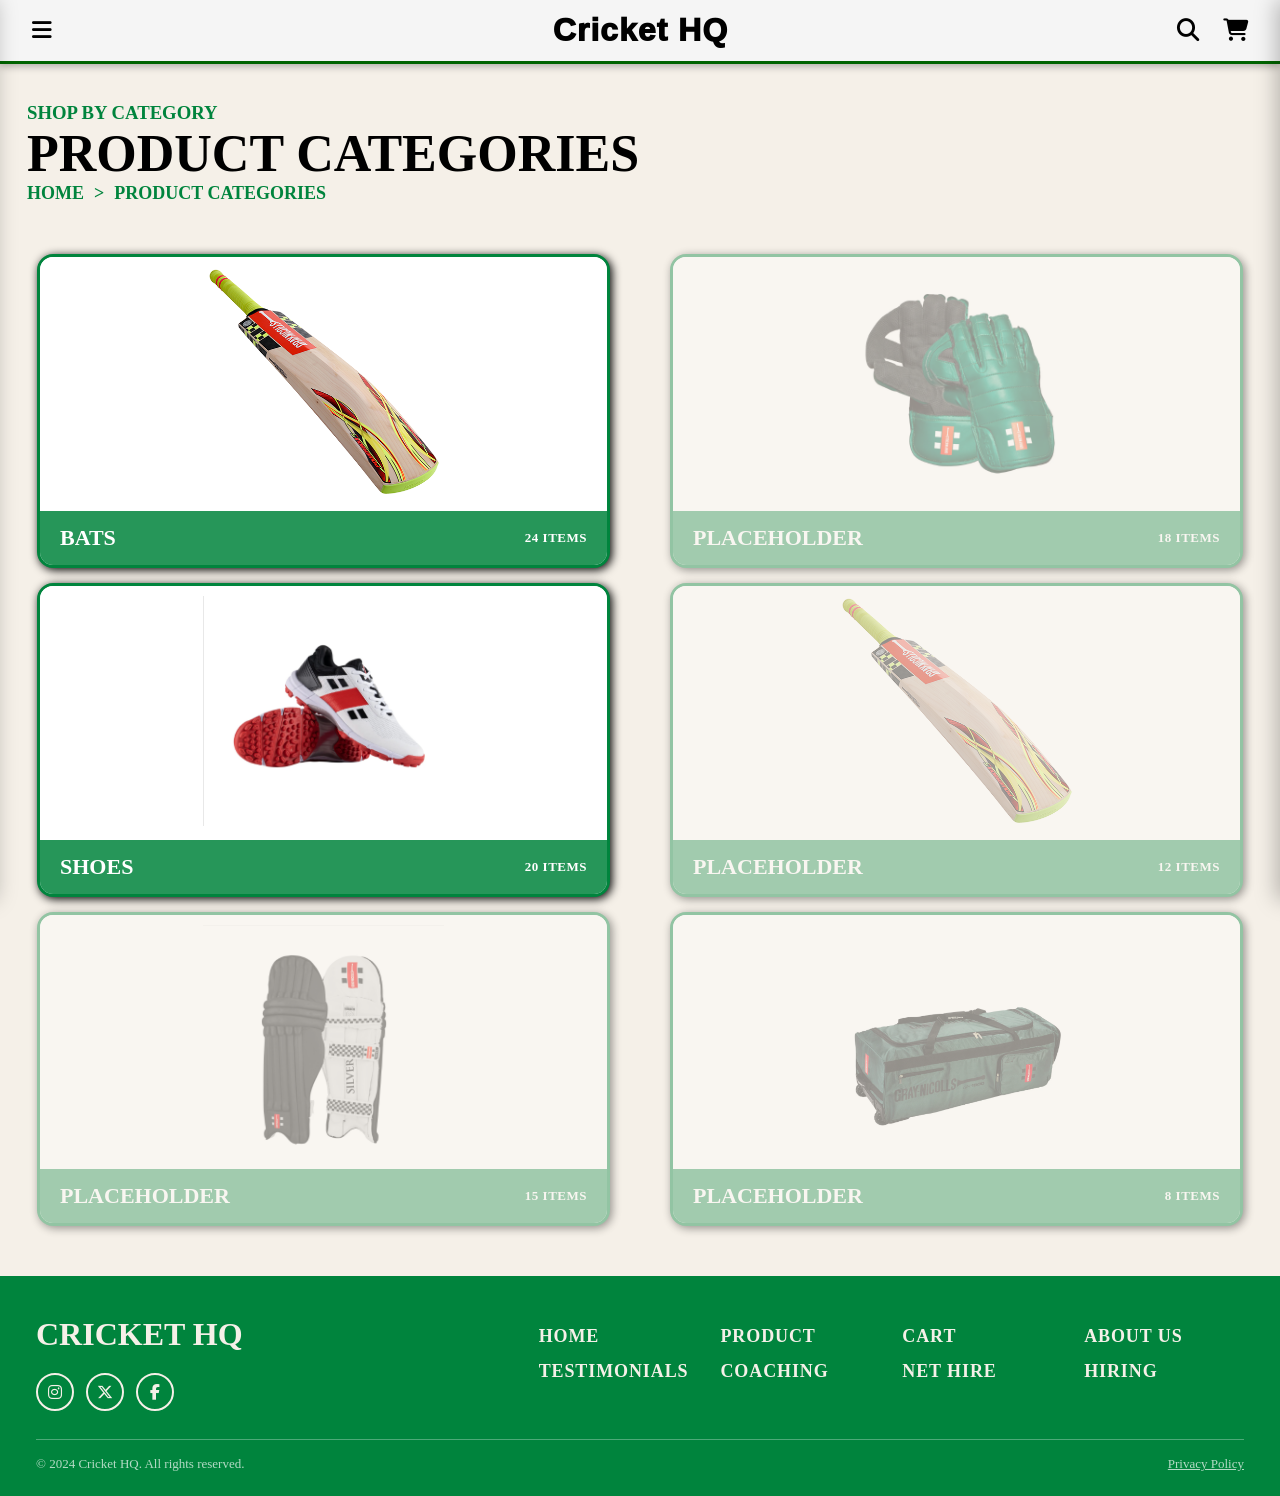
<file: product-categories.html>
<!DOCTYPE html>
<html lang="en">

<head>
    <meta charset="UTF-8">
    <meta name="viewport" content="width=device-width, initial-scale=1.0">
    <title>Document</title>
    <link rel="stylesheet" href="styles.css">
    <link rel="stylesheet" href="product-categories.css">
    <link rel="stylesheet" href="animations.css">
    <link rel="stylesheet" href="https://cdnjs.cloudflare.com/ajax/libs/font-awesome/6.5.0/css/all.min.css">
</head>

<body>
    <nav class="navbar">
        <div class="navbar-logo">
            <button class="nav-btn" aria-label="Menu" onclick="openMenu()">
                <i class="fa-solid fa-bars"></i>
            </button>
        </div>
        <div class="navbar-title" onclick="window.location.href='./index.html'">Cricket HQ</div>
        <div class="navbar-actions">
            <button class="nav-btn" aria-label="Search">
                <i style="height:20x" class="fa-solid fa-magnifying-glass"></i>
            </button>
            <button class="nav-btn" aria-label="Cart" onclick="openCart()">
                <i class="fa-solid fa-cart-shopping"></i>
            </button>
        </div>
    </nav>
    <div class="cart-overlay" id="cartOverlay" onclick="closeCart()"></div>
    <div class="cart-panel" id="cartPanel">
        <div class="cart-header">
            <h2 class="cart-title">My Cart</h2>
            <button class="cart-close-btn" onclick="closeCart()"><i class="fa-solid fa-xmark"></i></button>
        </div>
        <div class="cart-items" id="cartItems"></div>
        <div class="cart-footer" id="cartFooter" style="display:none;">
            <div class="cart-total-row">
                <span class="cart-total-label">Total</span>
                <span class="cart-total-value" id="cartTotal"></span>
            </div>
            <button class="btn btn-primary cart-checkout-btn"
                onclick="window.location.href='./checkout.html'">Checkout</button>
        </div>
    </div>
    <div class="menu-overlay" id="menuOverlay" onclick="closeMenu()"></div>
    <div class="menu-panel" id="menuPanel">
        <div class="menu-header">
            <h2 class="menu-title">Menu</h2>
            <button class="menu-close-btn" onclick="closeMenu()"><i class="fa-solid fa-xmark"></i></button>
        </div>
        <ul class="menu-items" id="menuItems">
            <li><a class="menu-link" href="./index.html"><i class="fa-solid fa-house"></i><span>Home</span></a></li>
            <li><a class="menu-link" href="./product-categories.html"><i
                    class="fa-solid fa-tag"></i><span>Products</span></a></li>
            <li><a class="menu-link" href="./checkout.html"><i
                    class="fa-solid fa-cart-shopping"></i><span>Checkout</span></a></li>
            <li><a class="menu-link" href="./index.html"><i class="fa-solid fa-circle-info"></i><span>Testimonials</span></a></li>
            <li><a class="menu-link" href="./index.html"><i class="fa-solid fa-circle-info"></i><span>Coaching</span></a></li>
            <li><a class="menu-link" href="./index.html"><i class="fa-solid fa-circle-info"></i><span>Net Hire</span></a></li>
            <li><a class="menu-link" href="./index.html"><i class="fa-solid fa-circle-info"></i><span>About Us</span></a></li>
        </ul>
    </div>
    <section class="product-header">
        <h3 class="shop-by-text">SHOP BY CATEGORY</h3>
        <h2 class="product-title">PRODUCT CATEGORIES</h2>
        <nav class="breadcrumb-nav" aria-label="Breadcrumb">
            <a class="breadcrumb-link" href="index.html">HOME</a>
            <a class="breadcrumb-link">></a>
            <a href="product-categories.html" class="breadcrumb-link">PRODUCT CATEGORIES</a>
        </nav>
    </section>
    <section class="products">
        <div class="product-categories-grid">
            <a class="product-categories-card" href="./product_categories/bats.html">
                <img src="./assets/bat.png">
                <div class="card-label">
                    <h3>BATS</h3>
                    <span class="card-item-count">24 ITEMS</span>
                </div>
            </a>
            <a class="product-categories-card product-categories-card--placeholder">
                <img src="./assets/gloves.png">
                <div class="card-label">
                    <h3>PLACEHOLDER</h3>
                    <span class="card-item-count">18 ITEMS</span>
                </div>
            </a>
            <a class="product-categories-card" href="./product_categories/shoes.html">
                <img src="./assets/shoes.png">
                <div class="card-label">
                    <h3>SHOES</h3>
                    <span class="card-item-count">20 ITEMS</span>
                </div>
            </a>
            <a class="product-categories-card product-categories-card--placeholder">
                <img src="./assets/bat.png">
                <div class="card-label">
                    <h3>PLACEHOLDER</h3>
                    <span class="card-item-count">12 ITEMS</span>
                </div>
            </a>
            <a class="product-categories-card product-categories-card--placeholder">
                <img src="./assets/pads.png">
                <div class="card-label">
                    <h3>PLACEHOLDER</h3>
                    <span class="card-item-count">15 ITEMS</span>
                </div>
            </a>
            <a class="product-categories-card product-categories-card--placeholder">
                <img src="./assets/bag.png">
                <div class="card-label">
                    <h3>PLACEHOLDER</h3>
                    <span class="card-item-count">8 ITEMS</span>
                </div>
            </a>
        </div>
    </section>
    <footer class="footer">
        <div class="footer-main">
            <div class="footer-brand">
                <h3 class="footer-title">CRICKET HQ</h3>
                <ul class="footer-social">
                    <li><a href="#" class="social-icon" aria-label="Instagram"><i class="fa-brands fa-instagram"></i></a></li>
                    <li><a href="#" class="social-icon" aria-label="X"><i class="fa-brands fa-x-twitter"></i></a></li>
                    <li><a href="#" class="social-icon" aria-label="Facebook"><i class="fa-brands fa-facebook-f"></i></a></li>
                </ul>
            </div>
            <ul class="footer-link-container">
                <li><a class="footer-link" href="index.html">HOME</a></li>
                <li><a class="footer-link" href="product-categories.html">PRODUCT</a></li>
                <li><a class="footer-link" href="checkout.html">CART</a></li>
                <li><a class="footer-link" href="about-us.html">ABOUT US</a></li>
                <li><a class="footer-link">TESTIMONIALS</a></li>
                <li><a class="footer-link">COACHING</a></li>
                <li><a class="footer-link">NET HIRE</a></li>
                <li><a class="footer-link">HIRING</a></li>
            </ul>
        </div>
        <div class="footer-bottom">
            <span class="footer-copyright">&copy; 2024 Cricket HQ. All rights reserved.</span>
            <a href="#" class="footer-privacy">Privacy Policy</a>
        </div>
    </footer>
    <script src="cart.js"></script>
    <script src="menu.js"></script>
</body>

</html>
</file>
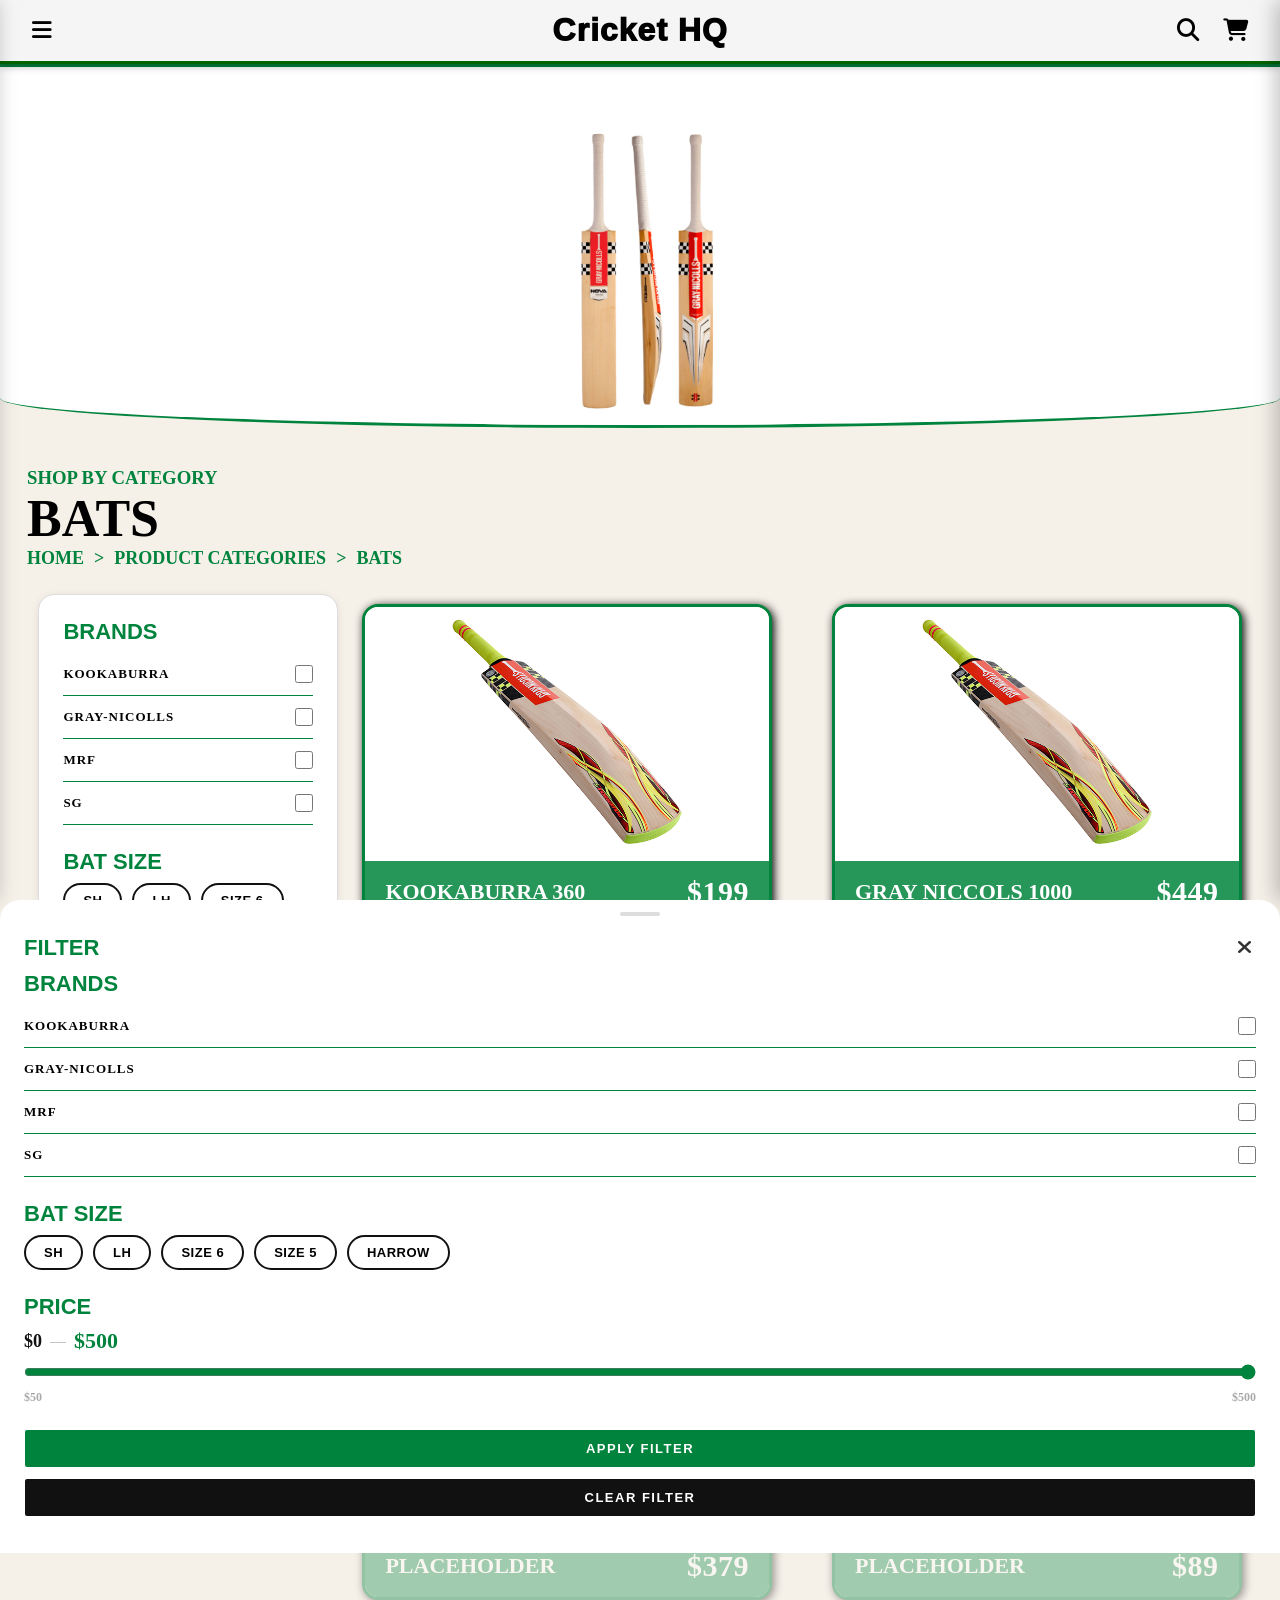
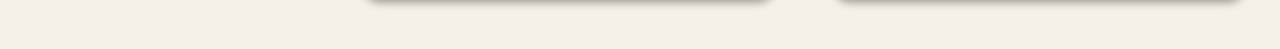
<file: product_categories/bats.html>
<!DOCTYPE html>
<html lang="en">

<head>
    <meta charset="UTF-8">
    <meta name="viewport" content="width=device-width, initial-scale=1.0">
    <title>Document</title>
    <link rel="stylesheet" href="../styles.css">
    <link rel="stylesheet" href="../product-categories.css">
    <link rel="stylesheet" href="https://cdnjs.cloudflare.com/ajax/libs/font-awesome/6.5.0/css/all.min.css">
</head>

<body>
    <nav class="navbar">
        <div class="navbar-logo">
            <button class="nav-btn" aria-label="Menu" onclick="openMenu()">
                <i class="fa-solid fa-bars"></i>
            </button>
        </div>
        <div class="navbar-title" onclick="window.location.href='../index.html'">Cricket HQ</div>
        <div class="navbar-actions">
            <button class="nav-btn" aria-label="Search">
                <i style="height:20x" class="fa-solid fa-magnifying-glass"></i>
            </button>
            <button class="nav-btn" aria-label="Cart" onclick="openCart()">
                <i class="fa-solid fa-cart-shopping"></i>
            </button>
        </div>
    </nav>
    <div class="cart-overlay" id="cartOverlay" onclick="closeCart()"></div>
    <div class="cart-panel" id="cartPanel">
        <div class="cart-header">
            <h2 class="cart-title">My Cart</h2>
            <button class="cart-close-btn" onclick="closeCart()"><i class="fa-solid fa-xmark"></i></button>
        </div>
        <div class="cart-items" id="cartItems"></div>
    </div>
    <div class="menu-overlay" id="menuOverlay" onclick="closeMenu()"></div>
    <div class="menu-panel" id="menuPanel">
        <div class="menu-header">
            <h2 class="menu-title">Menu</h2>
            <button class="menu-close-btn" onclick="closeMenu()"><i class="fa-solid fa-xmark"></i></button>
        </div>
        <ul class="menu-items" id="menuItems">
            <li><a class="menu-link" href="../index.html"><i class="fa-solid fa-house"></i><span>Home</span></a></li>
            <li><a class="menu-link" href="../product-categories.html"><i
                    class="fa-solid fa-tag"></i><span>Products</span></a></li>
            <li><a class="menu-link" href="../checkout.html"><i
                    class="fa-solid fa-cart-shopping"></i><span>Checkout</span></a></li>
            <li><a class="menu-link" href="../index.html"><i class="fa-solid fa-circle-info"></i><span>Testimonials</span></a></li>
            <li><a class="menu-link" href="../index.html"><i class="fa-solid fa-circle-info"></i><span>Coaching</span></a></li>
            <li><a class="menu-link" href="../index.html"><i class="fa-solid fa-circle-info"></i><span>Net Hire</span></a></li>
            <li><a class="menu-link" href="../index.html"><i class="fa-solid fa-circle-info"></i><span>About Us</span></a></li>
        </ul>
    </div>
    <section id="top-image">
        <img class="top_img" src="../assets/cricbats.png">
    </section>
    <section class="product-header">
        <h3>SHOP BY CATEGORY</h3>
        <h2>BATS</h2>
        <nav class="breadcrumb-nav" aria-label="Breadcrumb">
            <a class="breadcrumb-link" href="../index.html">HOME</a>
            <a class="breadcrumb-link">></a>
            <a class="breadcrumb-link" href="../product-categories.html">PRODUCT CATEGORIES</a>
            <a class="breadcrumb-link">></a>
            <a class="breadcrumb-link" href="bats.html">BATS</a>
        </nav>
    </section>

    <div class="mobile-filter-bar">
        <button class="mobile-filter-btn" onclick="openFilterPanel()">
            <i class="fa-solid fa-sliders"></i> FILTER
        </button>
    </div>

    <div class="filter-products-layout">
        <div class="filter-box">
            <div class="filter-section">
                <h3 class="filter-section-title">BRANDS</h3>
                <div class="filter-item">
                    <label>KOOKABURRA</label>
                    <input type="checkbox">
                </div>
                <div class="filter-item">
                    <label>GRAY-NICOLLS</label>
                    <input type="checkbox">
                </div>
                <div class="filter-item">
                    <label>MRF</label>
                    <input type="checkbox">
                </div>
                <div class="filter-item">
                    <label>SG</label>
                    <input type="checkbox">
                </div>
            </div>
            <div class="filter-section">
                <h3 class="filter-section-title">BAT SIZE</h3>
                <div class="size-grid">
                    <button class="size-btn">SH</button>
                    <button class="size-btn">LH</button>
                    <button class="size-btn">SIZE 6</button>
                    <button class="size-btn">SIZE 5</button>
                    <button class="size-btn">HARROW</button>
                </div>
            </div>
            <div class="filter-section">
                <h3 class="filter-section-title">PRICE</h3>
                <div class="price-range-display">
                    <span class="price-range-label">$0</span>
                    <span class="price-range-dash">—</span>
                    <span class="price-range-label price-range-max" id="priceMaxDisplay">$500</span>
                </div>
                <input type="range" id="priceSlider" min="50" max="500" step="50" value="500">
                <div class="price-range-labels">
                    <span>$50</span>
                    <span>$500</span>
                </div>
            </div>
            <div class="filter-actions">
                <button class="btn btn-primary" onclick="applyFilter()">Apply Filter</button>
                <button class="btn btn-secondary" onclick="clearFilter()">Clear Filter</button>
            </div>
        </div>
        <div class="product-categories-grid">
            <a class="product-categories-card" href="../item-description.html">
                <img src="../assets/bat.png">
                <div class="card-label">
                    <h3>KOOKABURRA 360</h3>
                    <span class="card-item-price">$199</span>
                </div>
            </a>
            <a class="product-categories-card" href="../gray-niccols-1000.html">
                <img src="../assets/bat.png">
                <div class="card-label">
                    <h3>GRAY NICCOLS 1000</h3>
                    <span class="card-item-price">$449</span>
                </div>
            </a>
            <a class="product-categories-card product-categories-card--placeholder">
                <img src="../assets/bat.png">
                <div class="card-label">
                    <h3>PLACEHOLDER</h3>
                    <span class="card-item-price">$149</span>
                </div>
            </a>
            <a class="product-categories-card product-categories-card--placeholder">
                <img src="../assets/bat.png">
                <div class="card-label">
                    <h3>PLACEHOLDER</h3>
                    <span class="card-item-price">$199</span>
                </div>
            </a>
            <a class="product-categories-card product-categories-card--placeholder">
                <img src="../assets/bat.png">
                <div class="card-label">
                    <h3>PLACEHOLDER</h3>
                    <span class="card-item-price">$379</span>
                </div>
            </a>
            <a class="product-categories-card product-categories-card--placeholder">
                <img src="../assets/bat.png">
                <div class="card-label">
                    <h3>PLACEHOLDER</h3>
                    <span class="card-item-price">$89</span>
                </div>
            </a>
        </div>
    </div>
    <div class="filter-panel-overlay" id="filterPanelOverlay" onclick="closeFilterPanel()"></div>
    <div class="filter-panel-mobile" id="filterPanelMobile">
        <div class="filter-panel-handle"></div>
        <div class="filter-panel-header">
            <h3 class="filter-panel-title">FILTER</h3>
            <button class="filter-panel-close" onclick="closeFilterPanel()"><i class="fa-solid fa-xmark"></i></button>
        </div>
        <div class="filter-section">
            <h3 class="filter-section-title">BRANDS</h3>
            <div class="filter-item"><label>KOOKABURRA</label><input type="checkbox"></div>
            <div class="filter-item"><label>GRAY-NICOLLS</label><input type="checkbox"></div>
            <div class="filter-item"><label>MRF</label><input type="checkbox"></div>
            <div class="filter-item"><label>SG</label><input type="checkbox"></div>
        </div>
        <div class="filter-section">
            <h3 class="filter-section-title">BAT SIZE</h3>
            <div class="size-grid">
                <button class="size-btn">SH</button>
                <button class="size-btn">LH</button>
                <button class="size-btn">SIZE 6</button>
                <button class="size-btn">SIZE 5</button>
                <button class="size-btn">HARROW</button>
            </div>
        </div>
        <div class="filter-section">
            <h3 class="filter-section-title">PRICE</h3>
            <div class="price-range-display">
                <span class="price-range-label">$0</span>
                <span class="price-range-dash">—</span>
                <span class="price-range-label price-range-max" id="priceMaxDisplayMobile">$500</span>
            </div>
            <input type="range" id="priceSliderMobile" min="50" max="500" step="50" value="500">
            <div class="price-range-labels">
                <span>$50</span>
                <span>$500</span>
            </div>
        </div>
        <div class="filter-actions">
            <button class="btn btn-primary" onclick="applyFilter(); closeFilterPanel()">Apply Filter</button>
            <button class="btn btn-secondary" onclick="clearFilter(); closeFilterPanel()">Clear Filter</button>
        </div>
    </div>

    <script src="../cart.js"></script>
    <script src="../menu.js"></script>
    <script>
        document.querySelectorAll('.size-btn').forEach(btn => {
            btn.addEventListener('click', () => btn.classList.toggle('active'));
        });

        const priceSlider = document.getElementById('priceSlider');
        const priceMaxDisplay = document.getElementById('priceMaxDisplay');
        priceSlider.addEventListener('input', () => {
            priceMaxDisplay.textContent = '$' + priceSlider.value;
        });

        const priceSliderMobile = document.getElementById('priceSliderMobile');
        const priceMaxDisplayMobile = document.getElementById('priceMaxDisplayMobile');
        priceSliderMobile.addEventListener('input', () => {
            priceMaxDisplayMobile.textContent = '$' + priceSliderMobile.value;
        });

        function openFilterPanel() {
            document.getElementById('filterPanelMobile').classList.add('filter-panel-mobile--open');
            document.getElementById('filterPanelOverlay').classList.add('filter-panel-overlay--visible');
        }

        function closeFilterPanel() {
            document.getElementById('filterPanelMobile').classList.remove('filter-panel-mobile--open');
            document.getElementById('filterPanelOverlay').classList.remove('filter-panel-overlay--visible');
        }

        function applyFilter() {
            const cards = document.querySelectorAll('.product-categories-card');
            cards.forEach((card, i) => {
                card.style.display = i < 2 ? '' : 'none';
            });
        }

        function clearFilter() {
            document.querySelectorAll('.product-categories-card').forEach(card => {
                card.style.display = '';
            });
        }
    </script>
</body>

</html>
</file>
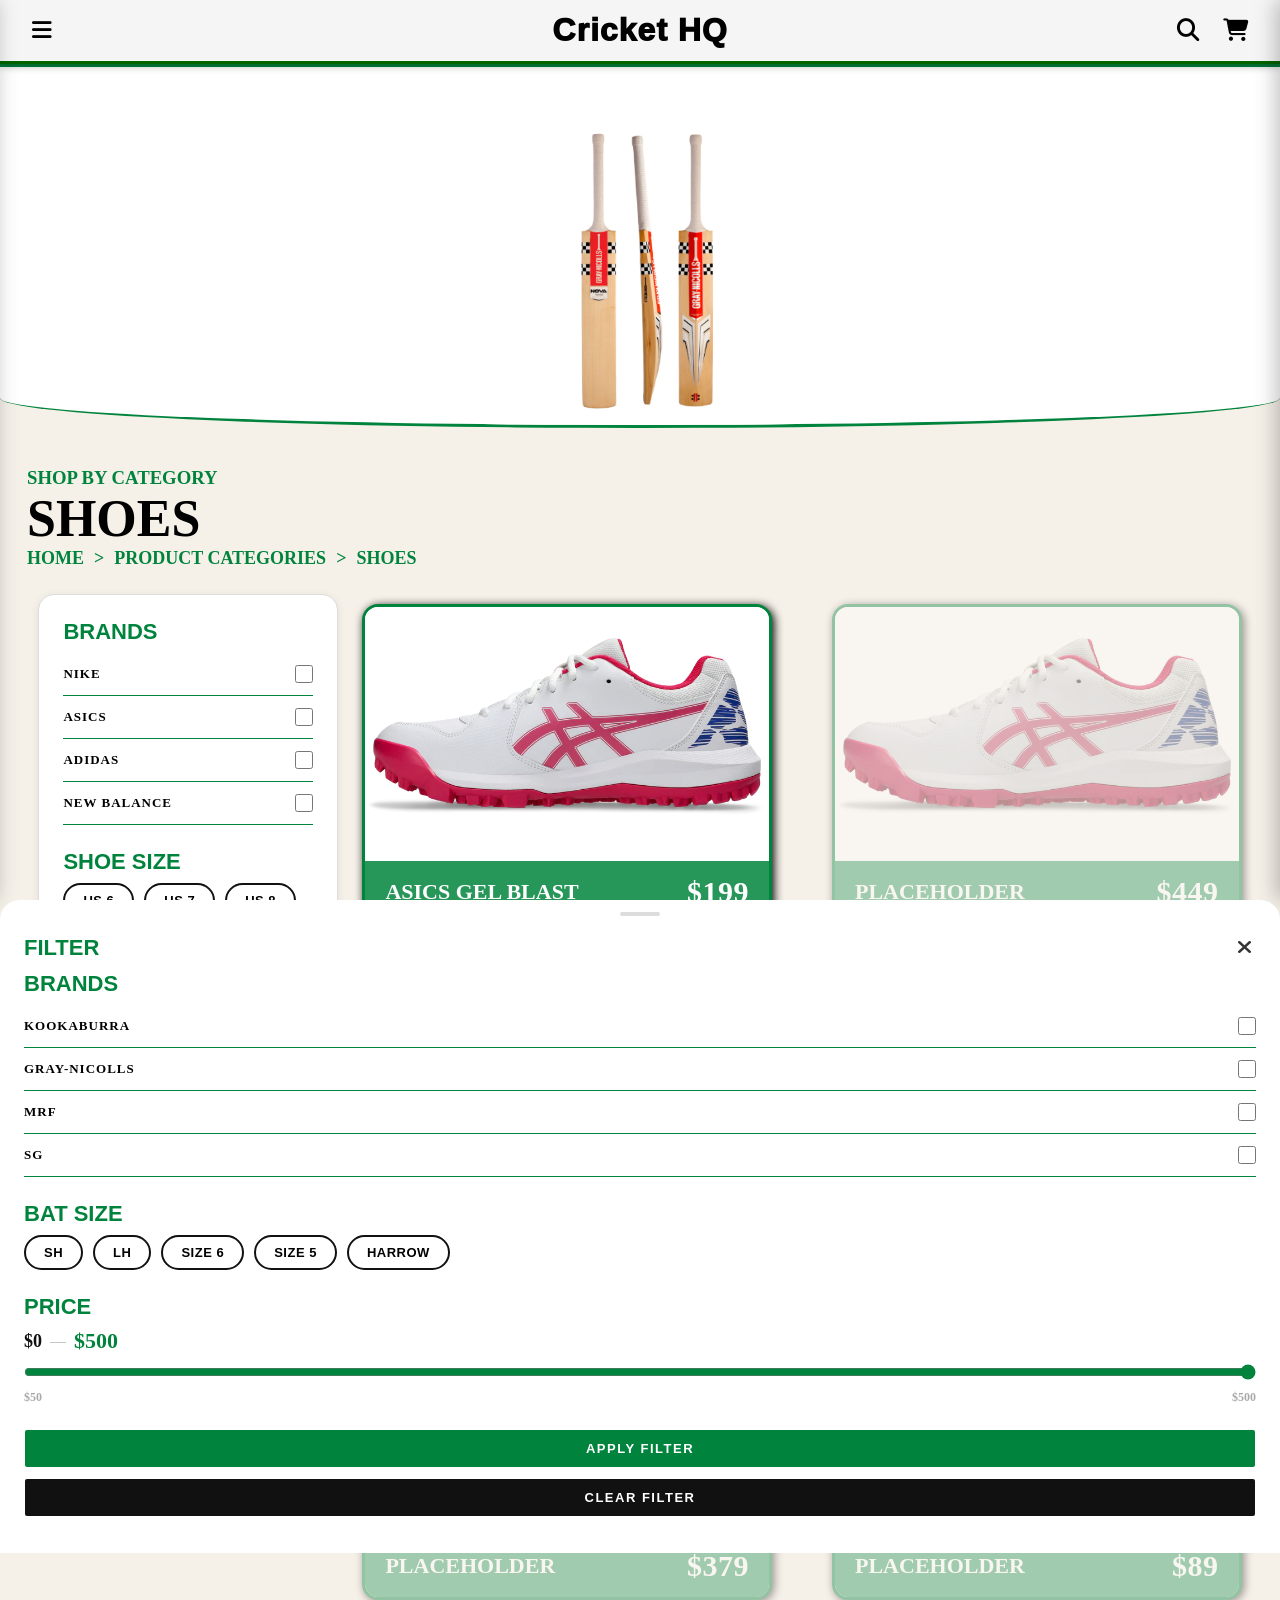
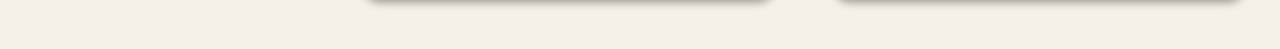
<file: product_categories/shoes.html>
<!DOCTYPE html>
<html lang="en">

<head>
    <meta charset="UTF-8">
    <meta name="viewport" content="width=device-width, initial-scale=1.0">
    <title>Document</title>
    <link rel="stylesheet" href="../styles.css">
    <link rel="stylesheet" href="../product-categories.css">
    <link rel="stylesheet" href="https://cdnjs.cloudflare.com/ajax/libs/font-awesome/6.5.0/css/all.min.css">
</head>

<body>
    <nav class="navbar">
        <div class="navbar-logo">
            <button class="nav-btn" aria-label="Menu" onclick="openMenu()">
                <i class="fa-solid fa-bars"></i>
            </button>
        </div>
        <div class="navbar-title" onclick="window.location.href='../index.html'">Cricket HQ</div>
        <div class="navbar-actions">
            <button class="nav-btn" aria-label="Search">
                <i style="height:20x" class="fa-solid fa-magnifying-glass"></i>
            </button>
            <button class="nav-btn" aria-label="Cart" onclick="openCart()">
                <i class="fa-solid fa-cart-shopping"></i>
            </button>
        </div>
    </nav>
    <div class="cart-overlay" id="cartOverlay" onclick="closeCart()"></div>
    <div class="cart-panel" id="cartPanel">
        <div class="cart-header">
            <h2 class="cart-title">My Cart</h2>
            <button class="cart-close-btn" onclick="closeCart()"><i class="fa-solid fa-xmark"></i></button>
        </div>
        <div class="cart-items" id="cartItems"></div>
    </div>
    <div class="menu-overlay" id="menuOverlay" onclick="closeMenu()"></div>
    <div class="menu-panel" id="menuPanel">
        <div class="menu-header">
            <h2 class="menu-title">Menu</h2>
            <button class="menu-close-btn" onclick="closeMenu()"><i class="fa-solid fa-xmark"></i></button>
        </div>
        <ul class="menu-items" id="menuItems">
            <li><a class="menu-link" href="../index.html"><i class="fa-solid fa-house"></i><span>Home</span></a></li>
            <li><a class="menu-link" href="../product-categories.html"><i
                    class="fa-solid fa-tag"></i><span>Products</span></a></li>
            <li><a class="menu-link" href="../checkout.html"><i
                    class="fa-solid fa-cart-shopping"></i><span>Checkout</span></a></li>
            <li><a class="menu-link" href="../index.html"><i class="fa-solid fa-circle-info"></i><span>Testimonials</span></a></li>
            <li><a class="menu-link" href="../index.html"><i class="fa-solid fa-circle-info"></i><span>Coaching</span></a></li>
            <li><a class="menu-link" href="../index.html"><i class="fa-solid fa-circle-info"></i><span>Net Hire</span></a></li>
            <li><a class="menu-link" href="../index.html"><i class="fa-solid fa-circle-info"></i><span>About Us</span></a></li>
        </ul>
    </div>
    <section id="top-image">
        <img class="top_img" src="../assets/cricbats.png">
    </section>
    <section class="product-header">
        <h3>SHOP BY CATEGORY</h3>
        <h2>SHOES</h2>
        <nav class="breadcrumb-nav" aria-label="Breadcrumb">
            <a class="breadcrumb-link" href="../index.html">HOME</a>
            <a class="breadcrumb-link">></a>
            <a class="breadcrumb-link" href="../product-categories.html">PRODUCT CATEGORIES</a>
            <a class="breadcrumb-link">></a>
            <a class="breadcrumb-link" href="bats.html">SHOES</a>
        </nav>
    </section>

    <div class="mobile-filter-bar">
        <button class="mobile-filter-btn" onclick="openFilterPanel()">
            <i class="fa-solid fa-sliders"></i> FILTER
        </button>
    </div>

    <div class="filter-products-layout">
        <div class="filter-box">
            <div class="filter-section">
                <h3 class="filter-section-title">BRANDS</h3>
                <div class="filter-item">
                    <label>NIKE</label>
                    <input type="checkbox">
                </div>
                <div class="filter-item">
                    <label>ASICS</label>
                    <input type="checkbox">
                </div>
                <div class="filter-item">
                    <label>ADIDAS</label>
                    <input type="checkbox">
                </div>
                <div class="filter-item">
                    <label>NEW BALANCE</label>
                    <input type="checkbox">
                </div>
            </div>
            <div class="filter-section">
                <h3 class="filter-section-title">SHOE SIZE</h3>
                <div class="size-grid">
                    <button class="size-btn">US 6</button>
                    <button class="size-btn">US 7</button>
                    <button class="size-btn">US 8</button>
                    <button class="size-btn">US 9</button>
                    <button class="size-btn">US 10</button>
                </div>
            </div>
            <div class="filter-section">
                <h3 class="filter-section-title">PRICE</h3>
                <div class="price-range-display">
                    <span class="price-range-label">$0</span>
                    <span class="price-range-dash">—</span>
                    <span class="price-range-label price-range-max" id="priceMaxDisplay">$500</span>
                </div>
                <input type="range" id="priceSlider" min="50" max="500" step="50" value="500">
                <div class="price-range-labels">
                    <span>$50</span>
                    <span>$500</span>
                </div>
            </div>
            <div class="filter-actions">
                <button class="btn btn-primary" onclick="applyFilter()">Apply Filter</button>
                <button class="btn btn-secondary" onclick="clearFilter()">Clear Filter</button>
            </div>
        </div>
        <div class="product-categories-grid">
            <a class="product-categories-card" href="../asics-gel-blast.html">
                <img src="../assets/asicsshoes1.webp">
                <div class="card-label">
                    <h3>ASICS GEL BLAST</h3>
                    <span class="card-item-price">$199</span>
                </div>
            </a>
            <a class="product-categories-card product-categories-card--placeholder">
                <img src="../assets/asicsshoes1.webp">
                <div class="card-label">
                    <h3>PLACEHOLDER</h3>
                    <span class="card-item-price">$449</span>
                </div>
            </a>
            <a class="product-categories-card product-categories-card--placeholder">
                <img src="../assets/asicsshoes1.webp">
                <div class="card-label">
                    <h3>PLACEHOLDER</h3>
                    <span class="card-item-price">$149</span>
                </div>
            </a>
            <a class="product-categories-card product-categories-card--placeholder">
                <img src="../assets/asicsshoes1.webp">
                <div class="card-label">
                    <h3>PLACEHOLDER</h3>
                    <span class="card-item-price">$199</span>
                </div>
            </a>
            <a class="product-categories-card product-categories-card--placeholder">
                <img src="../assets/asicsshoes1.webp">
                <div class="card-label">
                    <h3>PLACEHOLDER</h3>
                    <span class="card-item-price">$379</span>
                </div>
            </a>
            <a class="product-categories-card product-categories-card--placeholder">
                <img src="../assets/asicsshoes1.webp">
                <div class="card-label">
                    <h3>PLACEHOLDER</h3>
                    <span class="card-item-price">$89</span>
                </div>
            </a>
        </div>
    </div>
    <div class="filter-panel-overlay" id="filterPanelOverlay" onclick="closeFilterPanel()"></div>
    <div class="filter-panel-mobile" id="filterPanelMobile">
        <div class="filter-panel-handle"></div>
        <div class="filter-panel-header">
            <h3 class="filter-panel-title">FILTER</h3>
            <button class="filter-panel-close" onclick="closeFilterPanel()"><i class="fa-solid fa-xmark"></i></button>
        </div>
        <div class="filter-section">
            <h3 class="filter-section-title">BRANDS</h3>
            <div class="filter-item"><label>KOOKABURRA</label><input type="checkbox"></div>
            <div class="filter-item"><label>GRAY-NICOLLS</label><input type="checkbox"></div>
            <div class="filter-item"><label>MRF</label><input type="checkbox"></div>
            <div class="filter-item"><label>SG</label><input type="checkbox"></div>
        </div>
        <div class="filter-section">
            <h3 class="filter-section-title">BAT SIZE</h3>
            <div class="size-grid">
                <button class="size-btn">SH</button>
                <button class="size-btn">LH</button>
                <button class="size-btn">SIZE 6</button>
                <button class="size-btn">SIZE 5</button>
                <button class="size-btn">HARROW</button>
            </div>
        </div>
        <div class="filter-section">
            <h3 class="filter-section-title">PRICE</h3>
            <div class="price-range-display">
                <span class="price-range-label">$0</span>
                <span class="price-range-dash">—</span>
                <span class="price-range-label price-range-max" id="priceMaxDisplayMobile">$500</span>
            </div>
            <input type="range" id="priceSliderMobile" min="50" max="500" step="50" value="500">
            <div class="price-range-labels">
                <span>$50</span>
                <span>$500</span>
            </div>
        </div>
        <div class="filter-actions">
            <button class="btn btn-primary" onclick="applyFilter(); closeFilterPanel()">Apply Filter</button>
            <button class="btn btn-secondary" onclick="clearFilter(); closeFilterPanel()">Clear Filter</button>
        </div>
    </div>

    <script src="../cart.js"></script>
    <script src="../menu.js"></script>
    <script>
        document.querySelectorAll('.size-btn').forEach(btn => {
            btn.addEventListener('click', () => btn.classList.toggle('active'));
        });

        const priceSlider = document.getElementById('priceSlider');
        const priceMaxDisplay = document.getElementById('priceMaxDisplay');
        priceSlider.addEventListener('input', () => {
            priceMaxDisplay.textContent = '$' + priceSlider.value;
        });

        const priceSliderMobile = document.getElementById('priceSliderMobile');
        const priceMaxDisplayMobile = document.getElementById('priceMaxDisplayMobile');
        priceSliderMobile.addEventListener('input', () => {
            priceMaxDisplayMobile.textContent = '$' + priceSliderMobile.value;
        });

        function openFilterPanel() {
            document.getElementById('filterPanelMobile').classList.add('filter-panel-mobile--open');
            document.getElementById('filterPanelOverlay').classList.add('filter-panel-overlay--visible');
        }

        function closeFilterPanel() {
            document.getElementById('filterPanelMobile').classList.remove('filter-panel-mobile--open');
            document.getElementById('filterPanelOverlay').classList.remove('filter-panel-overlay--visible');
        }

        function applyFilter() {
            const cards = document.querySelectorAll('.product-categories-card');
            cards.forEach((card, i) => {
                card.style.display = i < 2 ? '' : 'none';
            });
        }

        function clearFilter() {
            document.querySelectorAll('.product-categories-card').forEach(card => {
                card.style.display = '';
            });
        }
    </script>
</body>

</html>
</file>
<file: styles.css>
* {
    margin: 0;
    padding: 0;
    box-sizing: border-box;
}

:root {
    --website-white: #F5F0E8;
    --website-green: #00843D;

}

body {
    background-color: var(--website-white);

}

section {
    padding-left: 3vw;
    padding-right: 3vw;
    padding-top: 3vw;
}

/* Navbar */

.navbar {
    display: flex;
    align-items: center;
    justify-content: space-between;
    background-color: whitesmoke;
    border-bottom: solid darkgreen;
    padding: 0 24px;
    height: 64px;
    box-shadow: 0 2px 8px rgba(0, 0, 0, 0.3);
    position: sticky;
    top: 0;
    z-index: 4;
}

.navbar-logo {
    flex: 1;
    display: flex;
    align-items: center;
}

.navbar-logo h1 {
    color: #000000
}

.navbar-title {
    flex: 1;
    text-align: center;
    font-size: 2rem;
    font-weight: 1000;
    color: #000000;
    letter-spacing: 1px;
    white-space: nowrap;
    cursor: pointer;
    font-family: Impact, Haettenschweiler, 'Arial Narrow Bold', sans-serif;
}

.navbar-actions {
    flex: 1;
    display: flex;
    align-items: center;
    justify-content: flex-end;
    gap: 8px;
}

.nav-btn {
    background: none;
    border: none;
    color: #000000;
    cursor: pointer;
    padding: 8px;
    border-radius: 6px;
    display: flex;
    align-items: center;
    justify-content: center;
    transition: background-color 0.2s;
}

.nav-btn:hover {
    background-color: rgba(255, 255, 255, 0.75);
}

.nav-btn i {
    font-size: 1.4rem;
}

/* Global Buttons */

.btn {
    padding: 12px 22px;
    font-size: 13px;
    font-weight: 700;
    letter-spacing: 1.5px;
    text-transform: uppercase;
    cursor: pointer;
    border: none;
    outline: auto;

}

.btn-primary {
    background-color: var(--website-green);
    color: #fff;
}

.btn-secondary {
    background-color: #111;
    color: #fff;
}

/* Footer */

.footer {
    margin-top: 40px;
    padding: 40px 4vh 24px;
    background-color: var(--website-green);
}

.footer-main {
    display: flex;
    justify-content: space-between;
    align-items: flex-start;
    margin-bottom: 28px;
}

.footer-brand {
    display: flex;
    flex-direction: column;
    gap: 20px;
}

.footer-title {
    color: var(--website-white);
    font-size: 32px;
    margin: 0;
}

.footer-social {
    display: flex;
    gap: 12px;
    list-style: none;
    margin: 0;
    padding: 0;
}

.social-icon {
    display: flex;
    align-items: center;
    justify-content: center;
    width: 38px;
    height: 38px;
    border: 2px solid var(--website-white);
    border-radius: 50%;
    color: var(--website-white);
    font-size: 16px;
    text-decoration: none;
    transition: background-color 0.2s, color 0.2s;
}

.social-icon:hover {
    background-color: var(--website-white);
    color: var(--website-green);
}

.footer-link-container {
    display: grid;
    grid-template-columns: repeat(4, 1fr);
    gap: 14px 32px;
    text-align: left;
    padding-right: 10px;
    padding-top: 10px;
    list-style: none;
    margin: 0;
}

.footer-link {
    color: var(--website-white);
    text-decoration: none;
    font-size: 18px;
    font-weight: 600;
    letter-spacing: 0.05em;
}

.footer-link:hover {
    text-decoration: underline;
}

.footer-bottom {
    display: flex;
    justify-content: space-between;
    align-items: center;
    border-top: 1px solid rgba(255, 255, 255, 0.3);
    padding-top: 16px;
}

.footer-copyright {
    color: rgba(255, 255, 255, 0.7);
    font-size: 13px;
}

.footer-privacy {
    color: rgba(255, 255, 255, 0.7);
    font-size: 13px;
    text-decoration: underline;
}

.footer-privacy:hover {
    color: var(--website-white);
}

/* Cart Panel */

.cart-overlay {
    position: fixed;
    inset: 0;
    background: rgba(0, 0, 0, 0.4);
    z-index: 100;
    opacity: 0;
    pointer-events: none;
    transition: opacity 0.3s;
}

.cart-overlay--visible {
    opacity: 1;
    pointer-events: all;
}

.cart-panel {
    position: fixed;
    top: 0;
    right: 0;
    width: 360px;
    height: 100%;
    background: var(--website-white);
    z-index: 101;
    transform: translateX(100%);
    transition: transform 0.3s ease;
    box-shadow: -4px 0 20px rgba(0, 0, 0, 0.25);
    display: flex;
    flex-direction: column;
    overflow: hidden;
}

.cart-panel--open {
    transform: translateX(0);
}

.cart-header {
    display: flex;
    align-items: center;
    justify-content: space-between;
    padding: 10px;
}

.cart-title {
    font-family: Haettenschweiler, 'Arial Narrow Bold', sans-serif;
    font-size: 32px;
    color: var(--website-green);
}

.cart-close-btn {
    background: none;
    border: none;
    cursor: pointer;
    font-size: 1.4rem;
    color: #111;
    padding: 4px 8px;
    border-radius: 4px;
    transition: background-color 0.2s;
}

.cart-close-btn:hover {
    background-color: rgba(0, 0, 0, 0.08);
}

.cart-items {
    flex: 1;
    overflow-y: auto;
    padding: 16px;
    display: flex;
    flex-direction: column;
    gap: 14px;
}

.cart-empty {
    text-align: center;
    color: #888;
    margin-top: 48px;
    font-size: 14px;
}

.cart-item {
    display: flex;
    gap: 10px;
    background: #fff;
    border: 1px solid #ddd;
    border-radius: 8px;
    padding: 10px;
}

.cart-item-img {
    width: 60px;
    height: 60px;
    object-fit: contain;
    flex-shrink: 0;
}

.cart-item-info {
    display: flex;
    flex-direction: column;
    gap: 4px;
    flex: 1;
    min-width: 0;
}

.cart-item-name {
    font-family: Haettenschweiler, 'Arial Narrow Bold', sans-serif;
    font-size: 16px;
    font-weight: 700;
    text-transform: uppercase;
    white-space: nowrap;
    overflow: hidden;
    text-overflow: ellipsis;
}

.cart-item-price {
    color: var(--website-green);
    font-weight: bold;
    font-size: 14px;
}

.cart-item-row {
    display: flex;
    align-items: center;
    justify-content: space-between;
    margin-top: 4px;
}

.cart-item-qty {
    font-size: 12px;
    color: #555;
}

.cart-item-remove {
    background: none;
    border: none;
    cursor: pointer;
    color: #c00;
    font-size: 13px;
    padding: 2px 4px;
}

.cart-item-remove:hover {
    color: #900;
}

.cart-footer {
    display: flex;
    flex-direction: column;
    gap: 12px;
    padding: 16px;
    border-top: 1px solid #ddd;
    background: #fff;
}

.cart-total-row {
    display: flex;
    justify-content: space-between;
    align-items: center;
}

.cart-total-label {
    font-family: Haettenschweiler, 'Arial Narrow Bold', sans-serif;
    font-size: 20px;
    text-transform: uppercase;
    letter-spacing: 1px;
}

.cart-total-value {
    font-size: 20px;
    font-weight: 700;
    color: var(--website-green);
}

.cart-checkout-btn {
    width: 100%;
    padding: 14px;
    font-size: 16px;
    letter-spacing: 1px;
}

.cart-buttons {
    display: flex;
    align-items: center;
    gap: 20px;
    padding-bottom: 16px;
}

.quantitySelector {
    display: flex;
    align-items: center;
    border: 2px solid #111;
    border-radius: 999px;
    overflow: hidden;
    background-color: #fff;
    box-shadow: 0 2px 8px rgba(0, 0, 0, 0.1);
    height: 100%;
}

.reduceQty,
.increaseQty {
    background: none;
    border: none;
    font-size: 20px;
    font-weight: 700;
    padding: 10px 20px;
    cursor: pointer;
    line-height: 1;
    transition: background-color 0.15s;
}

.reduceQty:hover,
.increaseQty:hover {
    background-color: rgba(0, 0, 0, 0.06);
}

.quantitySelector p {
    min-width: 36px;
    text-align: center;
    font-size: 18px;
    font-weight: 700;
    padding: 10px 12px;
    line-height: 1;
}

/* Menu Panel */

.menu-overlay {
    position: fixed;
    inset: 0;
    background: rgba(0, 0, 0, 0.4);
    z-index: 100;
    opacity: 0;
    pointer-events: none;
    transition: opacity 0.3s;
}

.menu-overlay--visible {
    opacity: 1;
    pointer-events: all;
}

.menu-panel {
    position: fixed;
    top: 0;
    left: 0;
    width: 20vw;
    min-width: 280px;
    height: 100%;
    background: var(--website-white);
    z-index: 101;
    transform: translateX(-100%);
    transition: transform 0.3s ease;
    box-shadow: -4px 0 20px rgba(0, 0, 0, 0.25);
    display: flex;
    flex-direction: column;
    overflow: hidden;
}

.menu-panel--open {
    transform: translateX(0);
}

.menu-header {
    display: flex;
    align-items: center;
    justify-content: space-between;
    padding: 20px;
    border-bottom: 2px solid var(--website-green);
}

.menu-close-btn {
    background: none;
    border: none;
    cursor: pointer;
    font-size: 1.4rem;
    color: #111;
    padding: 4px 8px;
    border-radius: 4px;
    transition: background-color 0.2s;
}

.menu-items {
    padding: 12px;
    display: flex;
    flex-direction: column;
    gap: 4px;
    list-style: none;
    margin: 0;
}

.menu-link {
    display: flex;
    align-items: center;
    gap: 14px;
    padding: 12px 16px;
    border-radius: 10px;
    text-decoration: none;
    color: #111;
    font-size: 15px;
    font-weight: 600;
    font-family: -apple-system, BlinkMacSystemFont, 'Segoe UI', sans-serif;
    transition: background-color 0.15s;
}

.menu-link i {
    font-size: 17px;
    color: #666;
    width: 20px;
    text-align: center;
    flex-shrink: 0;
}

.menu-link:hover {
    background-color: rgba(0, 0, 0, 0.05);
}

.menu-link--active {
    background-color: rgba(0, 0, 0, 0.2);
    font-weight: 700;
}

.menu-link--active i {
    color: #111;
}

/* ── Global mobile overrides (390×844) ───────────────────────── */

@media (max-width: 400px) {

    body {
        overflow-x: hidden;
    }

    .footer-main {
        flex-direction: column;
        gap: 24px;
    }

    .footer-link-container {
        grid-template-columns: repeat(2, 1fr);
        gap: 12px 16px;
        text-align: left;
    }

    .footer-link {
        font-size: 14px;
    }

    .footer-bottom {
        flex-direction: column;
        align-items: flex-start;
        gap: 8px;
    }

    .cart-panel {
        width: 88vw;
    }

}
</file>
<file: homepage.css>
/*  Hero Section  */

.hero-section {
    position: relative;
    background: linear-gradient(135deg, var(--website-white) 2%, var(--website-green) 50%);
    height: 90vh;
    overflow: hidden;
}

.hero-img {
    position: absolute;
    inset: 0;
    width: 100%;
    height: 100%;

    /* Maintain aspect ratio */
    object-fit: contain;

    object-position: 60%;
    z-index: 0;
    filter: drop-shadow(10px 10px 15px);
}

.hero-content {
    position: absolute;
    inset: 0;
    display: flex;
    flex-direction: column;
    justify-content: space-between;
    padding: 3vw;
}

.hero-text {
    display: flex;
    flex-direction: column;
    line-height: 1.1;
}

.hero-word {
    font-size: 108px;
    font-weight: 900;
    color: #111;
    font-family: 'Barlow Condensed', sans-serif;
    -webkit-text-stroke: 2px white;
    padding-top: 20px;
}

.hero-word--green {
    color: var(--website-white);
    -webkit-text-stroke: 2px black;
    padding-top: 120px;
    font-size: 120px;
}

.hero-buttons {
    display: flex;
    gap: 12px;
}

.hero-buttons .btn {
    padding: 18px 36px;
    font-size: 20px;
}

/*  Featured Section  */

.featured {
    /* padding: 3vw; */
    padding-left: 3vw;
    padding-right: 3vw;
    background-color: var(--website-white);
}

.categories {
    padding-left: 3vw;
    padding-right: 3vw;
    padding-top: 3vw;

}

.featured-title {
    font-size: 58px;
    margin: 0.2rem;
    color: var(--website-green);
}

.featured-grid {
    display: grid;
    grid-template-columns: 2fr 1fr;
    gap: 20px;
}

.categories-grid {
    display: grid;
    grid-template-columns: auto auto auto;
    padding: 10px;
    gap: 15px 60px
}

.category-card {
    display: block;
    background: white;
    border: 2px solid var(--website-green);
    padding: 20px;
    filter: drop-shadow(2px 2px 5px);
    text-decoration: none;
    color: inherit;
    cursor: pointer;
}

.category-card img {
    width: 100%;
    height: 200px;
    object-fit: contain;
}

.category-card h3 {
    font-size: 28px;
    font-weight: 900;
    letter-spacing: 1px;
    margin-top: 12px;
}

.featured-column {
    display: flex;
    flex-direction: column;
    gap: 20px;
}

.featured-card {
    padding: 20px;
    border: 2px solid var(--website-green);
    background: white;
    display: flex;
    flex-direction: column;
    justify-content: space-between;
    filter: drop-shadow(2px 2px 5px);
    text-decoration: none;
    color: inherit;
    cursor: pointer;
}

.featured-card img {
    width: 100%;
    height: 200px;
    object-fit: contain;
}

.featured-card--large img {
    height: 550px;
}

.card-info {
    font-family: 'Inter', sans-serif;
    margin-top: auto;
}

.card-info h3 {
    font-size: 28px;
    margin: 10px 0;
}

.old-price {
    text-decoration: line-through;
    color: gray;
}

.new-price {
    color: var(--website-green);
    font-size: 24px;
    font-weight: bold;
}

/* Brands Banner  */

.brands-banner {
    margin: 30px 0;
    background-color: var(--website-green);
    overflow: hidden;
    padding: 14px 0;
}

.brands-track {
    display: flex;
    width: max-content;
    animation: marquee 18s linear infinite;
}

@keyframes marquee {
    from {
        transform: translateX(0);
    }

    to {
        transform: translateX(-50%);
    }
}

.brand-text {
    color: var(--website-white);
    font-size: 1rem;
    font-weight: 600;
    white-space: nowrap;
    padding: 0 60px;
}

/*  Mobile overrides (390×844)  */

@media (max-width: 400px) {

    /* Hero: no overlap */
    .hero-section {
        height: auto;
        display: flex;
        flex-direction: column;
    }

    .hero-img {
        position: static;
        inset: auto;
        width: 100%;
        height: 78vw;
        object-fit: contain;
        object-position: center;
    }

    .hero-content {
        position: static;
        inset: auto;
        padding: 16px 5vw 28px;
    }

    .hero-text {
        flex-direction: row;
        flex-wrap: wrap;
        align-items: baseline;
        margin-top: 0;
    }

    .hero-word {
        font-size: 40px;
        padding-top: 0;
        padding-right: 6px;
        -webkit-text-stroke: 0.7px white;
    }

    .hero-word--green {
        flex: 0 0 100%;
        padding-top: 0;
        font-size: 60px;
        -webkit-text-stroke: 2px black;
    }

    .hero-buttons {
        flex-wrap: wrap;
        gap: 8px;
        padding-top: 10px;
    }

    .hero-buttons .btn {
        padding: 8px 16px;
        font-size: 12px;
    }

    /* single column, shorter images */
    .featured-grid {
        grid-template-columns: 1fr;
    }

    .featured-title {
        font-size: 50px;
        margin: 0.2rem;
        color: var(--website-green);
    }

    .featured-card img {
        height: 120px;
    }

    .featured-card--large img {
        height: 140px;
    }

    /* for mobile, categories are two columns only */
    .categories-grid {
        grid-template-columns: 1fr 1fr;
        gap: 12px;
    }

    .category-card img {
        height: 90px;
    }

    .category-card h3 {
        font-size: 20px;
        font-weight: 900;
        letter-spacing: 1px;
        margin-top: 12px;
    }
}
</file>
<file: animations.css>
@media (prefers-reduced-motion: no-preference) {

    /* Drops element in from above - navbar load */
    @keyframes slideDown {
        from {
            transform: translateY(-100%);
            opacity: 0;
        }

        to {
            transform: translateY(0);
            opacity: 1;
        }
    }

    /* Pop element up from half its size — used for the site title */
    @keyframes scaleSpring {
        from {
            transform: scale(0.5);
            opacity: 0;
        }

        to {
            transform: scale(1);
            opacity: 1;
        }
    }

    /* Rise elements up and fade in — hero text and buttons */
    @keyframes fadeUp {
        from {
            transform: translateY(30px);
            opacity: 0;
        }

        to {
            transform: translateY(0);
            opacity: 1;
        }
    }

    /* Slide element in from the right and scale-up — used for the hero image */
    @keyframes slideInRight {
        from {
            transform: translateX(80px) scale(0.9);
            opacity: 0;
        }

        to {
            transform: translateX(0) scale(1);
            opacity: 1;
        }
    }

    /* Slowly drifts the background grid diagonally — creates a subtle motion on the hero */
    @keyframes gridMove {
        from {
            background-position: 0 0;
        }

        to {
            background-position: 60px 60px;
        }
    }

    /* green spotlight*/
    @keyframes spotlightPulse {

        0%,
        100% {
            transform: translateY(-50%) scale(1);
            opacity: 0.7;
        }

        50% {
            transform: translateY(-50%) scale(1.15);
            opacity: 1;
        }
    }

    /* Featured card scroll-in animations */

    @keyframes cardSlideFromLeft {
        from {
            transform: translateX(-50px);
            opacity: 0;
        }

        to {
            transform: translateX(0);
            opacity: 1;
        }
    }

    @keyframes cardSlideFromRight {
        from {
            transform: translateX(50px);
            opacity: 0;
        }

        to {
            transform: translateX(0);
            opacity: 1;
        }
    }

    /* Hidden state set by javascript before observing */
    .featured-card.scroll-left,
    .featured-card.scroll-right {
        opacity: 0;
    }

    .featured-card.scroll-left.scroll-visible {
        animation: cardSlideFromLeft 1.2s ease forwards;
    }

    .featured-card.scroll-right.scroll-visible {
        animation: cardSlideFromRight 1.2s ease forwards;
    }

    /* ── Entry animations ────────────────────────────────────── */

    .navbar {
        animation: slideDown 0.6s ease both;
    }

    .navbar-title {
        animation: scaleSpring 0.8s ease 0.3s both;
    }

    .hero-word:nth-child(1) {
        animation: fadeUp 0.7s ease-out 0.65s both;
    }

    .hero-word:nth-child(2) {
        animation: fadeUp 0.7s ease-out 0.75s both;
    }

    /* Entry fade up */
    .hero-word:nth-child(3) {
        animation: fadeUp 0.7s ease-out 0.85s both;
    }

    .hero-buttons {
        animation: fadeUp 0.7s ease-out 1.05s both;
    }

    .hero-img {
        animation: slideInRight 0.9s cubic-bezier(0.22, 1, 0.36, 1) 0.4s both;
        /* raised above overlays */
        z-index: 2;
    }

    .hero-content {
        z-index: 3;
    }

    /* Subtle moving grid overlay */
    .hero-section::before {
        content: '';
        position: absolute;
        inset: 0;
        z-index: 1;
        pointer-events: none;
        background-image:
            repeating-linear-gradient(0deg,
                transparent,
                transparent 59px,
                rgba(255, 255, 255, 0.04) 60px),
            repeating-linear-gradient(90deg,
                transparent,
                transparent 59px,
                rgba(255, 255, 255, 0.04) 60px);
        animation: gridMove 20s linear infinite;
    }

    /* Pulsing spotlight behind player */
    .hero-section::after {
        content: '';
        position: absolute;
        right: 5%;
        top: 50%;
        width: 50vw;
        height: 80vh;
        background: radial-gradient(ellipse at center,
                rgba(0, 132, 61, 0.25) 0%,
                transparent 70%);
        z-index: 1;
        pointer-events: none;
        animation: spotlightPulse 4s ease-in-out infinite;
    }

    /* Hover micro-interactions */

    .btn {
        /* smoothens pop up transition */
        transition: transform 0.2s ease, box-shadow 0.2s ease;
    }

    .btn-primary:hover {

        /* Bring button up and add shadow on hover */
        transform: translateY(-2px);
        box-shadow: 0 6px 20px rgba(0, 132, 61, 0.5);
    }

    .btn-secondary:hover {
        /* Bring button up and add shadow on hover */
        transform: translateY(-2px);
        box-shadow: 0 6px 20px rgba(17, 17, 17, 0.5);
    }

    .btn:active {
        /* When pressed, button returns to flat. creates a "click" sensation */
        transform: translateY(0);
        box-shadow: none;
    }

    /* Shimmer sweep on show now button */
    .btn-primary {
        position: relative;
        overflow: hidden;
    }

    .btn-primary::before {
        content: '';
        position: absolute;
        inset: 0 auto 0 -100%;
        width: 100%;
        background: linear-gradient(90deg, transparent, rgba(255, 255, 255, 0.25), transparent);
        transition: left 0.4s ease;
    }

    .btn-primary:hover::before {
        left: 100%;
    }


    /* Navbar icons - scale + green tint */
    .nav-btn i {
        transition: transform 0.2s ease, color 0.2s ease;
    }

    .nav-btn:hover i {
        transform: scale(1.2);
        color: #00843D;
    }

    /* Product category card */

    .product-categories-card {
        position: relative;
        overflow: hidden;
        transition: transform 0.2s ease, box-shadow 0.2s ease;
    }

    .product-categories-card::before {
        content: '';
        position: absolute;
        inset: 0 auto 0 -100%;
        width: 100%;
        background: linear-gradient(90deg, transparent, rgba(255, 255, 255, 0.25), transparent);
        transition: left 0.4s ease;
        z-index: 1;
        pointer-events: none;
    }

    .product-categories-card:hover {
        transform: translateY(-2px);
        box-shadow: 0 6px 20px rgba(0, 132, 61, 0.5);
    }

    .product-categories-card:hover::before {
        left: 100%;
    }

    .product-categories-card:active {
        transform: translateY(0);
        box-shadow: none;
    }
}
</file>
<file: item-description.css>
/* Breadcrumb */
.breadcrumb-nav {
    display: flex;
    justify-content: flex-start;
    gap: 10px;

}

.breadcrumb-link {
    color: var(--website-green);
    text-decoration: none;
}

/*  Item Grid Layout  */

.item-grid {
    display: grid;
    grid-template-columns: 2fr 1fr;
    gap: 20px;
}

.item-card-small {
    display: flex;
    flex-direction: column;
}

.item-card-small .item-card {
    height: 260px;
}

.item-card {
    border: 2px solid #111;
    border-radius: 10px;
    margin: 5px;
    background-color: white;
    box-shadow: 0 4px 16px rgba(0, 0, 0, 0.15);
}

.item-card-small img {
    width: 100%;
    height: 240px;
    object-fit: contain;
}

.item-card-large {
    display: flex;
    flex-direction: column;
}

.item-card-large h1 {
    text-align: center;
    font-size: 28px;
    padding-bottom: 8px;
}

.item-price {
    display: block;
    font-family: Haettenschweiler, 'Arial Narrow Bold', sans-serif;
    font-size: 52px;
    font-weight: 700;
    color: var(--website-green);
    letter-spacing: 2px;
    margin-top: 0;
    padding: 20px 0px 20px;
    text-shadow: 1px 1px 0 rgba(0, 0, 0, 0.12);
}

.item-card-large .item-card {
    height: calc(2 * 260px + 10px);
    padding: 12px;
    background-color: white;
}

.item-card-large img {
    width: 100%;
    height: 100%;
    object-fit: contain;
}

/*  Size Selection  */

.size-section {
    padding: 8px 3vw 12px;
}

.size-section h1 {
    font-size: 32;
    padding-left: 1vh;
    padding-bottom: 1vh;
}

.size-row {
    display: flex;
    flex-direction: row;
    justify-content: flex-start;
    gap: 10px;
}

.size-pill {
    border: 2px solid #111;
    border-radius: 999px;
    padding: 10px 24px;
    background: #fff;
    font-family: Haettenschweiler, 'Arial Narrow Bold', sans-serif;
    font-size: 18px;
    font-weight: 600;
    letter-spacing: 1px;
    cursor: pointer;
    box-shadow: 0 2px 6px rgba(0, 0, 0, 0.08);
    transition: background 0.15s, color 0.15s, border-color 0.15s, box-shadow 0.15s;
}

.size-pill:hover {
    box-shadow: 0 4px 12px rgba(0, 0, 0, 0.14);
}

.size-pill--selected {
    background: var(--website-green);
    color: #fff;
    border-color: var(--website-green);
    box-shadow: 0 4px 14px rgba(0, 0, 0, 0.18);
}

/*  Item Tabs  */

.item-tabs-section {
    padding: 2vw 3vw;
}

.item-tabs-header {
    display: flex;
    border-bottom: none;
    gap: 6px;
}

.item-tab {
    padding: 8px 28px;
    font-family: Haettenschweiler, 'Arial Narrow Bold', sans-serif;
    font-size: 22px;
    background: #e8e8e8;
    border: 2px solid #111;
    border-bottom: none;
    border-radius: 10px 10px 0 0;
    cursor: pointer;
    color: #555;
    box-shadow: 0 -3px 8px rgba(0, 0, 0, 0.08);
    transition: background 0.2s, color 0.2s;
}

.item-tab--active {
    background: #fff;
    color: #111;
    position: relative;
    z-index: 1;
    box-shadow: 0 -4px 12px rgba(0, 0, 0, 0.12);
}

.item-tab-body {
    border: 2px solid #111;
    border-top: none;
    border-radius: 0 10px 10px 10px;
    padding: 16px 24px;
    background: #fff;
    font-family: Haettenschweiler, 'Arial Narrow Bold', sans-serif;
    color: var(--website-green);
    font-size: 14px;
    line-height: 1.8;
    box-shadow: 0 6px 20px rgba(0, 0, 0, 0.1);
}

.item-tab-body--hidden {
    display: none;
}

.item-add-to-cart {
    flex: 1;
    font-size: 18px;
    letter-spacing: 2px;
    padding: 12px;
    font-family: Haettenschweiler, 'Arial Narrow Bold', sans-serif;
}

.item-header-section h1 {
    font-size: 60px;
    margin-bottom: 8px;
}

/* Mobile (390×844) */

@media (max-width: 400px) {

    /* Breadcrumb */
    .breadcrumb-nav {
        flex-wrap: wrap;
        gap: 4px;
        font-size: 11px;
    }

    /* Item title */
    .item-header-section h1 {
        font-size: 26px;
        margin-bottom: 8px;
    }

    /* Image grid: stack large above, small as a side-by-side row below */
    .item-grid {
        grid-template-columns: 1fr;
    }

    .item-card-large .item-card {
        height: 260px;
    }

    .item-card-small {
        flex-direction: row;
        gap: 8px;
    }

    .item-card-small .item-card {
        height: 140px;
        flex: 1;
    }

    .item-card-small img {
        height: 115px;
    }

    /* Price */
    .item-price {
        font-size: 36px;
        padding: 8px 3vw 12px;
    }

    /* Size pills */
    .size-section {
        padding: 8px 3vw 12px;
    }

    .size-row {
        flex-wrap: wrap;
        gap: 8px;
    }

    .size-pill {
        padding: 8px 18px;
        font-size: 16px;
    }

    /* Tabs */
    .item-tabs-section {
        padding: 8px 3vw;
    }

    .item-tab {
        font-size: 18px;
        padding: 8px 18px;
    }

    /* Cart buttons */
    .cart-buttons {
        gap: 12px;
    }
}
</file>
<file: checkout.css>
/*  Checkout pages  */

.checkout-layout {
    display: flex;
    gap: 32px;
    align-items: stretch;
    padding: 40px;
    min-height: calc(100vh - 64px);
    box-sizing: border-box;
}

/*  Form card  */

.checkout-form-card {
    flex: 1;
    background: #fff;
    border-radius: 20px;
    border: 2px solid var(--website-green);
    padding: 32px;
    display: flex;
    flex-direction: column;
    gap: 24px;
}

.checkout-back-btn {
    background: none;
    border: none;
    cursor: pointer;
    font-size: 60px;
    font-weight: 700;
    color: #111;
    padding: 0;
    width: fit-content;
}

.checkout-back-btn:hover {
    color: var(--website-green);
}

/*  Stepper  */

.checkout-stepper {
    display: flex;
    align-items: center;
    gap: 0;
}

.stepper-step {
    display: flex;
    align-items: center;
    gap: 6px;
}

.stepper-dot {
    width: 12px;
    height: 12px;
    border-radius: 50%;
    background: #bbb;
    flex-shrink: 0;
}

.stepper-dot--active {
    background: #111;
}

.stepper-label {
    font-size: 14px;
    font-weight: 700;
    letter-spacing: 0.5px;
    color: #bbb;
    text-transform: uppercase;
    white-space: nowrap;
}

.stepper-label--active {
    color: #111;
}

.stepper-line {
    flex: 1;
    height: 1.5px;
    background: #bbb;
    margin: 0 8px;
}

.stepper-line--active {
    background: #111;
}

/*  Form fields  */

.checkout-section-title {
    font-family: Haettenschweiler, 'Arial Narrow Bold', sans-serif;
    font-size: 38px;
    font-weight: 900;
    text-transform: uppercase;
    letter-spacing: 1px;
}

.checkout-form {
    display: flex;
    flex-direction: column;
    gap: 5rem;
    flex: 1;
}

.form-field {
    display: flex;
    flex-direction: column;
    gap: 6px;
}

.form-label {
    font-size: 24px;
    font-weight: 700;
    letter-spacing: 1px;
    text-transform: uppercase;
    color: var(--website-green);
}

.form-input {
    padding: 14px 16px;
    border: 1.5px solid #ddd;
    border-radius: 10px;
    font-size: 18px;
    outline: none;
    transition: border-color 0.2s;
    background: #fafafa;
    width: 100%;
}

.form-input:focus {
    border-color: var(--website-green);
    background: #fff;
}

.form-input--error {
    border-color: #e00;
    background: #fff5f5;
}

.form-input::placeholder {
    color: #bbb;
    text-transform: uppercase;
    font-size: 16px;
    letter-spacing: 0.5px;
}

.form-input--short {
    max-width: 280px;
}

.form-row {
    display: flex;
    gap: 12px;
    align-items: flex-end;
}

.form-row .form-field:first-child {
    flex: 3;
}

.form-row .form-field:last-child {
    flex: 2;
}

.checkout-next-btn {
    width: 100%;
    padding: 16px;
    font-size: 20px;
    font-family: Haettenschweiler, 'Arial Narrow Bold', sans-serif;
    letter-spacing: 2px;
    border-radius: 10px;
    border: none;
    cursor: pointer;
    background: var(--website-green);
    color: #fff;
    font-weight: 700;
    transition: opacity 0.2s;
}

.checkout-next-btn:hover {
    opacity: 0.88;
}

/*  Order summary card  */

.checkout-order-card {
    flex: 0.9;
    background: #fff;
    border-radius: 20px;
    border: 1px solid #ddd;
    padding: 28px;
    display: flex;
    flex-direction: column;
    gap: 0;
}

.checkout-order-title {
    font-family: Haettenschweiler, 'Arial Narrow Bold', sans-serif;
    font-size: 34px;
    letter-spacing: 1px;
    text-transform: uppercase;
    color: var(--website-green);
    text-align: center;
    margin-bottom: 20px;
}

.order-items-list {
    display: flex;
    flex-direction: column;
    gap: 18px;
    flex: 1;
}

.order-item {
    display: flex;
    gap: 14px;
    align-items: center;
}

.order-item-img {
    width: 100px;
    height: 100px;
    object-fit: contain;
    border: 1px solid #111;
    border-radius: 10px;
    background: #f9f9f9;
}

.order-item-info {
    display: flex;
    flex-direction: column;
    gap: 10px;
    flex: 1;
}

.order-item-name {
    font-family: Haettenschweiler, 'Arial Narrow Bold', sans-serif;
    font-size: 18px;
    font-weight: 700;
    text-transform: uppercase;
    letter-spacing: 0.5px;
    color: var(--website-green);
}

.order-item-controls {
    display: flex;
    align-items: center;
    gap: 10px;
}

.order-qty-pill {
    display: flex;
    align-items: center;
    border: 1.5px solid #ccc;
    border-radius: 999px;
    overflow: hidden;
    font-size: 16px;
    font-weight: 700;
}

.order-qty-pill button {
    background: none;
    border: none;
    padding: 3px 10px;
    cursor: pointer;
    font-size: 17px;
    font-weight: 700;
    line-height: 1;
}

.order-qty-pill button:hover {
    background: #f0f0f0;
}

.order-qty-pill span {
    min-width: 22px;
    text-align: center;
}

.order-remove-btn {
    background: none;
    border: none;
    cursor: pointer;
    color: #e00;
    font-size: 24px;
    padding: 0;
    line-height: 1;
}

.order-remove-btn:hover {
    color: #900;
}

.order-item-price {
    font-size: 18px;
    font-weight: 700;
    color: #111;
}

.checkout-cost-breakdown {
    border-top: 2px solid var(--website-green);
    margin-top: 24px;
    padding-top: 8px;
}

.order-empty {
    text-align: center;
    color: #999;
    font-size: 18px;
    padding: 32px 0;
}

.mobile-order-header {
    display: none;
}

.mobile-order-count {
    font-family: Haettenschweiler, 'Arial Narrow Bold', sans-serif;
    font-size: 20px;
    font-weight: 700;
    text-transform: uppercase;
    letter-spacing: 0.5px;
    color: #111;
}

.mobile-order-edit {
    font-size: 13px;
    font-weight: 700;
    color: var(--website-green);
    text-decoration: none;
    text-transform: uppercase;
    letter-spacing: 1px;
}

.payment-actions {
    display: flex;
    flex-direction: column;
    gap: 16px;
}

.pay-divider {
    display: flex;
    align-items: center;
    gap: 12px;
    color: var(--website-green);
    font-size: 24px;
    font-weight: 700;
    letter-spacing: 1px;
}

.pay-divider::before,
.pay-divider::after {
    content: '';
    flex: 1;
    height: 1px;
    background: #ddd;
}

.apple-pay-btn {
    width: 100%;
    padding: 16px;
    font-size: 36px;
    font-weight: 500;
    border-radius: 10px;
    border: none;
    cursor: pointer;
    background: #000;
    color: #fff;
    display: flex;
    align-items: center;
    justify-content: center;
    gap: 8px;
    letter-spacing: 0.5px;
}

.apple-pay-btn:hover {
    background: #222;
}

/*  Checkout mobile breakpoint (390×844) */

@media (max-width: 400px) {
    .checkout-layout {
        flex-direction: column;
        padding: 12px 4vw 24px;
        gap: 14px;
        min-height: auto;
    }

    /* Order summary card sits on top, compact */
    .checkout-order-card {
        order: -1;
        flex: none;
        padding: 14px 16px 10px;
        gap: 6px;
    }

    /* Show compact mobile header, hide large desktop title */
    .mobile-order-header {
        display: flex;
        justify-content: space-between;
        align-items: center;
        margin-bottom: 4px;
    }

    .checkout-order-title {
        display: none;
    }

    /* Thumbnails in a horizontal scrollable row */
    .order-items-list {
        flex-direction: row;
        overflow-x: auto;
        gap: 10px;
        padding-bottom: 6px;
    }

    .order-item {
        flex-shrink: 0;
    }

    .order-item-img {
        width: 60px;
        height: 60px;
        border-radius: 10px;
    }

    /* Show only thumbnails — hide name/qty/price */
    .order-item-info {
        display: none;
    }

    /* Compact cost breakdown */
    .checkout-cost-breakdown {
        margin-top: 8px;
        padding-top: 6px;
    }

    .cost-row {
        font-size: 13px;
        padding: 3px 0;
    }

    .cost-row--total {
        font-size: 16px;
        margin-top: 6px;
        padding-top: 8px;
    }

    /* Personal details form below */
    .checkout-form-card {
        order: 2;
        padding: 20px;
        gap: 16px;
    }

    .checkout-section-title {
        font-size: 28px;
    }

    .stepper-label {
        font-size: 9px;
        letter-spacing: 0;
    }

    .stepper-line {
        margin: 0 4px;
    }

    .checkout-form {
        gap: 1.6rem;
    }

    .form-label {
        font-size: 16px;
    }

    .form-input {
        font-size: 15px;
        padding: 12px 14px;
    }

    .form-input--short {
        max-width: 100%;
    }

    .checkout-back-btn {
        font-size: 40px;
    }

    .checkout-next-btn {
        font-size: 17px;
        padding: 14px;
    }
}

/* Confirmation page  */

.confirmation-page {
    padding: 60px 4vw 40px;
    display: flex;
    flex-direction: column;
    align-items: center;
    gap: 40px;
    min-height: calc(100vh - 64px);
    box-sizing: border-box;
}

.confirmation-header {
    display: flex;
    flex-direction: column;
    align-items: center;
    gap: 20px;
    text-align: center;
}

.confirmation-badge {
    width: 110px;
    height: 110px;
    background: var(--website-green);
    border-radius: 80%;
    display: flex;
    align-items: center;
    justify-content: center;
    font-size: 52px;
    color: white;
}

.confirmation-title {
    font-size: 42px;
    font-weight: 800;
    color: #111;
}

.continue-btn {
    padding: 16px 40px;
    border: 1.5px solid #ccc;
    border-radius: 999px;
    background: #fff;
    font-size: 18px;
    font-weight: 600;
    cursor: pointer;
    color: #111;
    transition: background 0.2s, border-color 0.2s;
}

.continue-btn:hover {
    background: #f0f0f0;
    border-color: #aaa;
}

/*  Order card  */

.order-card {
    width: 100%;
    flex: 1;
    background: #fff;
    border-radius: 20px;
    overflow: hidden;
    border: 1px solid #e0e0e0;
    box-shadow: 0 2px 16px rgba(0, 0, 0, 0.07);
    display: flex;
    flex-direction: column;
}

/* Dark green header strip */
.order-card-header {
    background: var(--website-green);
    padding: 28px 40px;
    display: flex;
    justify-content: space-between;
    align-items: center;
    gap: 20px;
    flex-wrap: wrap;
}

.order-card-header-left {
    display: flex;
    flex-direction: column;
    gap: 8px;
}

.order-id {
    font-size: 32px;
    font-weight: 800;
    color: #fff;
    letter-spacing: 0.3px;
}

.order-dates {
    font-size: 20px;
    color: rgba(255, 255, 255, 0.75);
    display: flex;
    gap: 12px;
    flex-wrap: wrap;
}

.order-dates span+span::before {
    content: '|';
    margin-right: 12px;
    opacity: 0.5;
}

.order-card-header-actions {
    display: flex;
    gap: 14px;
    flex-shrink: 0;
}

.btn-invoice {
    padding: 14px 28px;
    border-radius: 10px;
    border: none;
    background: #fff;
    color: #111;
    font-weight: 700;
    font-size: 20px;
    cursor: pointer;
    transition: opacity 0.2s;
}

.btn-invoice:hover {
    opacity: 0.85;
}

.btn-track {
    padding: 14px 28px;
    border-radius: 10px;
    border: none;
    background: #f5c842;
    color: #111;
    font-weight: 700;
    font-size: 20px;
    cursor: pointer;
    transition: opacity 0.2s;
}

.btn-track:hover {
    opacity: 0.85;
}

/*  Item rows  */

.order-items {
    padding: 8px 0;
    border-bottom: 1px solid #ebebeb;
    flex: 1;
}

.order-item-row {
    display: flex;
    align-items: center;
    gap: 20px;
    padding: 20px 40px;
    border-bottom: 1px solid #f2f2f2;
}

.order-item-row:last-child {
    border-bottom: none;
}

.order-item-thumb {
    width: 120px;
    height: 120px;
    object-fit: contain;
    border-radius: 10px;
    border: 1px solid #eee;
    background: #fafafa;
    flex-shrink: 0;
}

.order-card .order-item-name {
    flex: 1;
    font-size: 36px;
    font-weight: 600;
    color: #111;
}

.order-item-right {
    text-align: right;
}

.order-card .order-item-price {
    font-size: 20px;
    font-weight: 700;
    color: #111;
}

.order-item-qty {
    font-size: 21px;
    color: #888;
    margin-top: 4px;
}

/*  Meta grid (payment / address / delivery)  */

.order-meta {
    display: grid;
    grid-template-columns: repeat(3, 1fr);
    gap: 0;
    padding: 32px 40px;
    border-bottom: 1px solid #ebebeb;
}

.order-meta-col {
    padding-right: 32px;
}

.order-meta-col:not(:last-child) {
    border-right: 1px solid #ebebeb;
    margin-right: 32px;
}

.order-meta-label {
    font-size: 32px;
    font-weight: 700;
    color: #111;
    margin-bottom: 10px;
}

.order-meta-value {
    font-size: 20px;
    color: #555;
    line-height: 1.7;
}

.visa-badge {
    display: inline-block;
    background: #1a1f71;
    color: #fff;
    font-size: 12px;
    font-weight: 900;
    letter-spacing: 1px;
    padding: 3px 8px;
    border-radius: 4px;
    margin-right: 6px;
    vertical-align: middle;
}

/*  Footer */

.order-footer {
    display: grid;
    grid-template-columns: 1fr 1fr;
    gap: 0;
    padding: 32px 40px 40px;
}

.order-help {
    padding-right: 40px;
    border-right: 1px solid #ebebeb;
}

.order-help-title {
    font-size: 20px;
    font-weight: 700;
    color: #111;
    margin-bottom: 16px;
}

.order-help-link {
    display: flex;
    align-items: center;
    gap: 10px;
    font-size: 16px;
    color: #555;
    margin-bottom: 12px;
}

.order-help-link i {
    font-size: 16px;
    color: #888;
}

.order-costs {
    padding-left: 40px;
}

.cost-row {
    display: flex;
    justify-content: space-between;
    font-size: 17px;
    color: #555;
    padding: 7px 0;
}

.cost-row--total {
    border-top: 1px solid #ddd;
    margin-top: 10px;
    padding-top: 16px;
    font-size: 22px;
    font-weight: 800;
    color: #111;
}

/* Confirmation mobile breakpoint  */

@media (max-width: 400px) {
    .confirmation-page {
        padding: 24px 4vw 32px;
        gap: 24px;
    }

    .confirmation-title {
        font-size: 24px;
    }

    /* Stack header actions below order ID/dates */
    .order-card-header {
        padding: 16px;
        flex-direction: column;
        align-items: flex-start;
        gap: 12px;
    }

    .order-id {
        font-size: 20px;
    }

    .order-dates {
        font-size: 13px;
        flex-direction: column;
        gap: 2px;
    }

    .order-dates span+span::before {
        display: none;
    }

    .order-card-header-actions {
        width: 100%;
        flex-direction: column;
        gap: 8px;
    }

    .btn-invoice,
    .btn-track {
        width: 100%;
        font-size: 15px;
        padding: 10px 16px;
        text-align: center;
    }

    /* Item rows */
    .order-item-row {
        padding: 12px 16px;
        gap: 12px;
    }

    .order-item-thumb {
        width: 72px;
        height: 72px;
    }

    .order-card .order-item-name {
        font-size: 18px;
    }

    .order-card .order-item-price {
        font-size: 15px;
    }

    .order-item-qty {
        font-size: 14px;
    }

    /* 3-column meta → single column stack */
    .order-meta {
        grid-template-columns: 1fr;
        padding: 16px;
        gap: 16px;
    }

    .order-meta-col {
        padding-right: 0;
        border-right: none;
        margin-right: 0;
        padding-bottom: 16px;
        border-bottom: 1px solid #ebebeb;
    }

    .order-meta-col:last-child {
        padding-bottom: 0;
        border-bottom: none;
    }

    .order-meta-label {
        font-size: 20px;
        margin-bottom: 4px;
    }

    .order-meta-value {
        font-size: 14px;
    }

    /* 2-column footer → single column stack */
    .order-footer {
        grid-template-columns: 1fr;
        padding: 16px;
        gap: 20px;
    }

    .order-help {
        padding-right: 0;
        border-right: none;
        padding-bottom: 20px;
        border-bottom: 1px solid #ebebeb;
    }

    .order-costs {
        padding-left: 0;
    }
}
</file>
<file: product-categories.css>
/*  Product Header & Breadcrumb  */

.product-header {
    margin-top: 3;
    padding-left: 3vh;
    padding-right: 3vh;

}

.product-header h3 {
    color: var(--website-green);
}

.product-header h2 {
    font-size: 52px;
}

.breadcrumb-nav {
    display: flex;
    justify-content: flex-start;
    gap: 10px;

}

.breadcrumb-link {
    color: var(--website-green);
    text-decoration: none;
    font-size: 18px;
    font-weight: 600;
}

/*  Products Grid & Cards  */

.products {
    margin-top: 40px;
    padding: 0 3vh 0 3vh;
}

.product-categories-card {
    display: block;
    background: #fff;
    border: 3px solid var(--website-green);
    filter: drop-shadow(2px 2px 5px rgba(0, 0, 0, 75));
    border-radius: 16px;
    overflow: hidden;
    text-decoration: none;
    cursor: pointer;
}

.product-categories-card--placeholder {
    opacity: 0.4;
    cursor: default;
    pointer-events: none;
}

.product-categories-card img {
    width: 100%;
    height: 250px;
    object-fit: contain;
    padding: 10px 0 10px 0;
    background-color: white;

}

.card-label {
    display: flex;
    align-items: center;
    justify-content: space-between;
    padding: 14px 20px;
    background: var(--website-green);
    opacity: 0.85;
}

.product-categories-card h3 {
    font-size: 22px;
    font-weight: 900;
    color: white;
    margin: 0;
}

.card-item-count {
    color: white;
    font-size: 13px;
    font-weight: 700;
    letter-spacing: 0.5px;
    white-space: nowrap;
}

.card-price {
    padding: 0 0 14px 30px;
    color: var(--website-green);
    font-size: 16px;
    font-weight: 700;
}

#top-image {
    display: flex;
    justify-content: center;
    align-items: center;
    background-color: white;
    border-top: 3px solid var(--website-green);
    border-bottom: 3px solid var(--website-green);
    border-radius: 0 0 50% 50% / 0 0 30px 30px;
    overflow: hidden;
}

.top_img {
    max-height: 320px;
    width: auto;
    object-fit: contain;
}

.product-categories-grid {
    display: grid;
    grid-template-columns: 1fr 1fr;
    padding: 10px;
    gap: 15px 60px
}

/* Filter Sidebar */

.filter-products-layout {
    display: flex;
    align-items: flex-start;
    gap: 24px;
    padding: 0 3vw 3vw;
    margin-top: 2vw;
}

.filter-products-layout .filter-box {
    flex: 0 0 300px;
    margin: 0;
    width: auto;
}

.filter-products-layout .product-categories-grid {
    flex: 1;
    padding: 10px 0;
}

.filter-box {
    background: #fff;
    border-radius: 16px;
    border: 1px solid #ddd;
    padding: 24px;
    margin: 3vh;
    box-shadow: 0 2px 8px rgba(0, 0, 0, 0.08);
    width: 360px;
}

.filter-section {
    margin-bottom: 24px;
}

.filter-section:last-child {
    margin-bottom: 0;
}

.filter-section-title {
    color: var(--website-green);
    font-size: 22px;
    font-weight: 900;
    font-family: Haettenschweiler, 'Arial Narrow Bold', sans-serif;
    margin-bottom: 8px;
}

.filter-item {
    display: flex;
    justify-content: space-between;
    align-items: center;
    padding: 12px 0;
    border-bottom: 1.5px solid var(--website-green);
    font-weight: 700;
    font-size: 13px;
    letter-spacing: 1px;
    text-transform: uppercase;
}

.filter-item input[type="checkbox"] {
    width: 18px;
    height: 18px;
    accent-color: var(--website-green);
    cursor: pointer;
}

.size-grid {
    display: flex;
    flex-wrap: wrap;
    gap: 10px;
}

.size-btn {
    padding: 8px 18px;
    border: 2px solid #111;
    border-radius: 50px;
    background: none;
    font-weight: 700;
    font-size: 13px;
    letter-spacing: 0.5px;
    cursor: pointer;
    text-transform: uppercase;
}

.size-btn:hover,
.size-btn.active {
    background: var(--website-green);
    color: #fff;
    border-color: var(--website-green);
}

.price-range-display {
    display: flex;
    align-items: center;
    gap: 8px;
    margin-bottom: 10px;
}

.price-range-label {
    font-size: 18px;
    font-weight: 700;
    color: #111;
}

.price-range-max {
    color: var(--website-green);
    font-size: 22px;
}

.price-range-dash {
    color: #bbb;
    font-size: 16px;
}

.price-range-labels {
    display: flex;
    justify-content: space-between;
    font-size: 12px;
    font-weight: 600;
    color: #aaa;
    margin-top: 6px;
}

.filter-actions {
    display: flex;
    flex-direction: column;
    gap: 10px;
    margin-top: 24px;
}

.filter-actions .btn {
    width: 100%;
    text-align: center;
}

input[type="range"] {
    width: 100%;
    accent-color: var(--website-green);
    cursor: pointer;
}

/* Mobile filter button bar */

.mobile-filter-bar {
    display: none;
    padding: 12px 16px 4px;
}

.mobile-filter-btn {
    display: flex;
    align-items: center;
    gap: 8px;
    background: var(--website-green);
    color: #fff;
    border: none;
    border-radius: 50px;
    padding: 10px 22px;
    font-weight: 700;
    font-size: 14px;
    letter-spacing: 1px;
    cursor: pointer;
}

/* Filter bottom panel */

.filter-panel-overlay {
    display: none;
    position: fixed;
    inset: 0;
    background: rgba(0, 0, 0, 0.45);
    z-index: 500;
}

.filter-panel-overlay--visible {
    display: block;
}

.filter-panel-mobile {
    position: fixed;
    bottom: 0;
    left: 0;
    right: 0;
    background: #fff;
    border-radius: 20px 20px 0 0;
    padding: 12px 24px 36px;
    z-index: 501;
    max-height: 82vh;
    overflow-y: auto;
    transform: translateY(100%);
    transition: transform 0.3s ease;
}

.filter-panel-mobile--open {
    transform: translateY(0);
}

.filter-panel-handle {
    width: 40px;
    height: 4px;
    background: #ddd;
    border-radius: 2px;
    margin: 0 auto 16px;
}

.filter-panel-header {
    display: flex;
    justify-content: space-between;
    align-items: center;
    margin-bottom: 8px;
}

.filter-panel-title {
    font-size: 22px;
    font-weight: 900;
    font-family: Haettenschweiler, 'Arial Narrow Bold', sans-serif;
    color: var(--website-green);
}

.filter-panel-close {
    background: none;
    border: none;
    font-size: 20px;
    cursor: pointer;
    color: #333;
    padding: 4px;
}

.card-item-price {
    color: white;
    font-size: 30px;
    font-weight: 700;
    letter-spacing: 0.5px;
    white-space: nowrap;

}

/* Mobile overrides (390×844). */

@media (max-width: 400px) {

    .filter-products-layout .filter-box {
        display: none;
    }

    .filter-products-layout {
        padding: 0 12px 16px;
    }

    .mobile-filter-bar {
        display: block;
    }

    .product-categories-grid {
        gap: 12px;
    }

    .product-categories-card img {
        height: 130px;
    }

    .card-label {
        padding: 10px 12px;
    }

    .product-categories-card h3 {
        font-size: 11px;
    }

    .card-item-count {
        font-size: 11px;
    }

    .card-item-price {
        font-size: 13px;
    }
}
</file>
